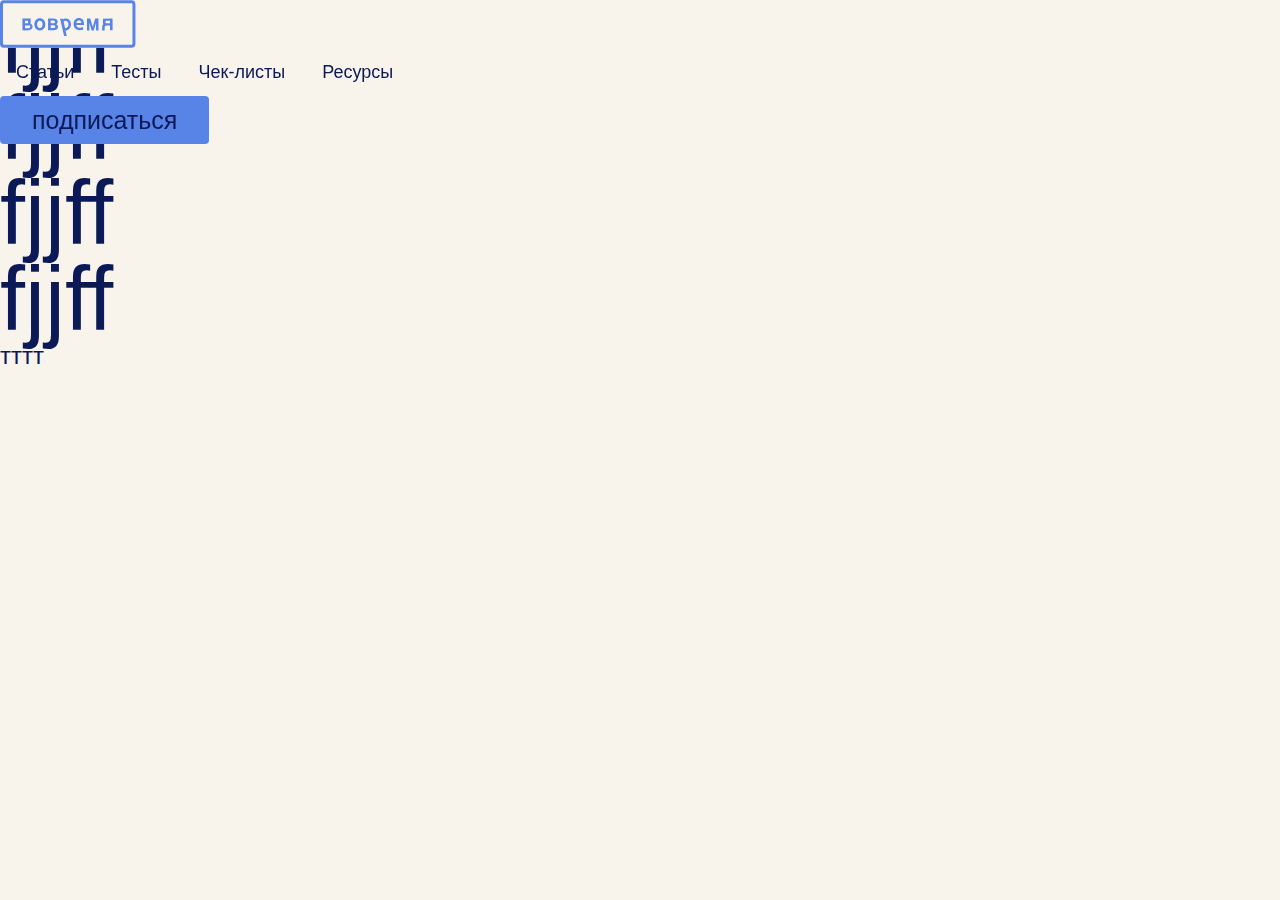
<file: docs/landing.html>
<!doctype html><html lang="ru"><head><meta charset="UTF-8"><meta name="viewport" content="width=device-width,initial-scale=1"><title>вовремя</title><script defer="defer" src="index.js"></script><link href="index.css" rel="stylesheet"></head><body><header><div class="container"><div class="logo"><a href="index.html"><img src="images/1103c32c55ead699782d.svg" alt="logo"></a></div><nav class="menu"><a href="">Статьи</a> <a href="">Тесты</a> <a href="">Чек-листы</a> <a href="">Ресурсы</a></nav><a class="button-primary">Подписаться</a></div></header><h1>fjjff</h1><h1>fjjff</h1><h1>fjjff</h1><h1>fjjff</h1><p class="default-cond">тттт</p></body></html>
</file>
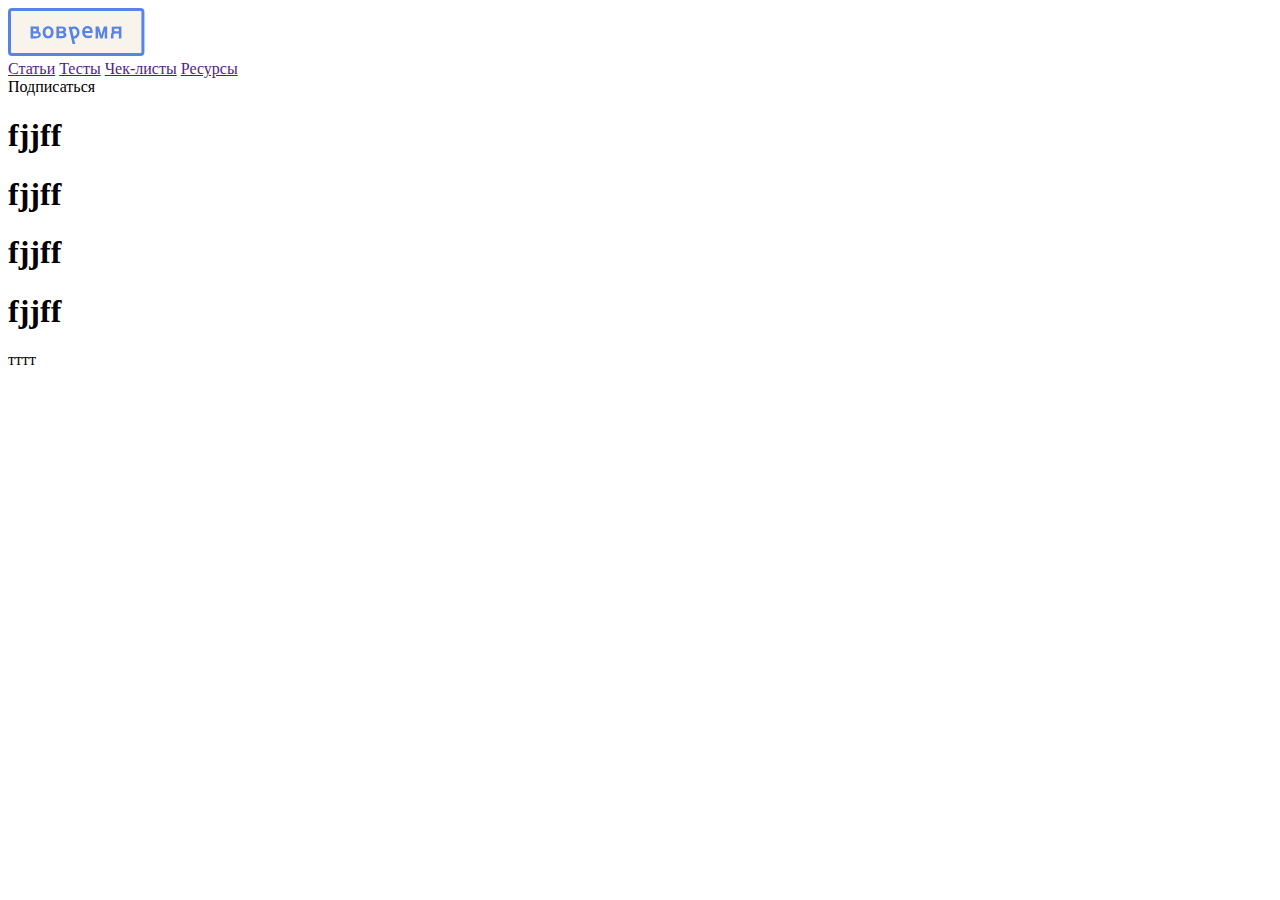
<file: src/landing.html>
<!DOCTYPE html>
<html lang="ru">
<head>
    <meta charset="UTF-8">
    <meta name="viewport" content="width=device-width, initial-scale=1.0">
    <title>вовремя</title>
</head>
<body>
    <header>
        <div class="container">
            <div class="logo">
                <a href="index.html"><img src="images/logo-desktop.svg" alt="logo"></a>
            </div>
            <nav class="menu">
                <a href="">Статьи</a>
                <a href="">Тесты</a>
                <a href="">Чек-листы</a>
                <a href="">Ресурсы</a>
            </nav>
            <a class="button-primary">Подписаться</a>
        </div>
    </header>
    <h1>fjjff</h1>
    <h1>fjjff</h1>
    <h1>fjjff</h1>
    <h1>fjjff</h1>
    <p class="default-cond">тттт</p>
</body>
</html>
</file>
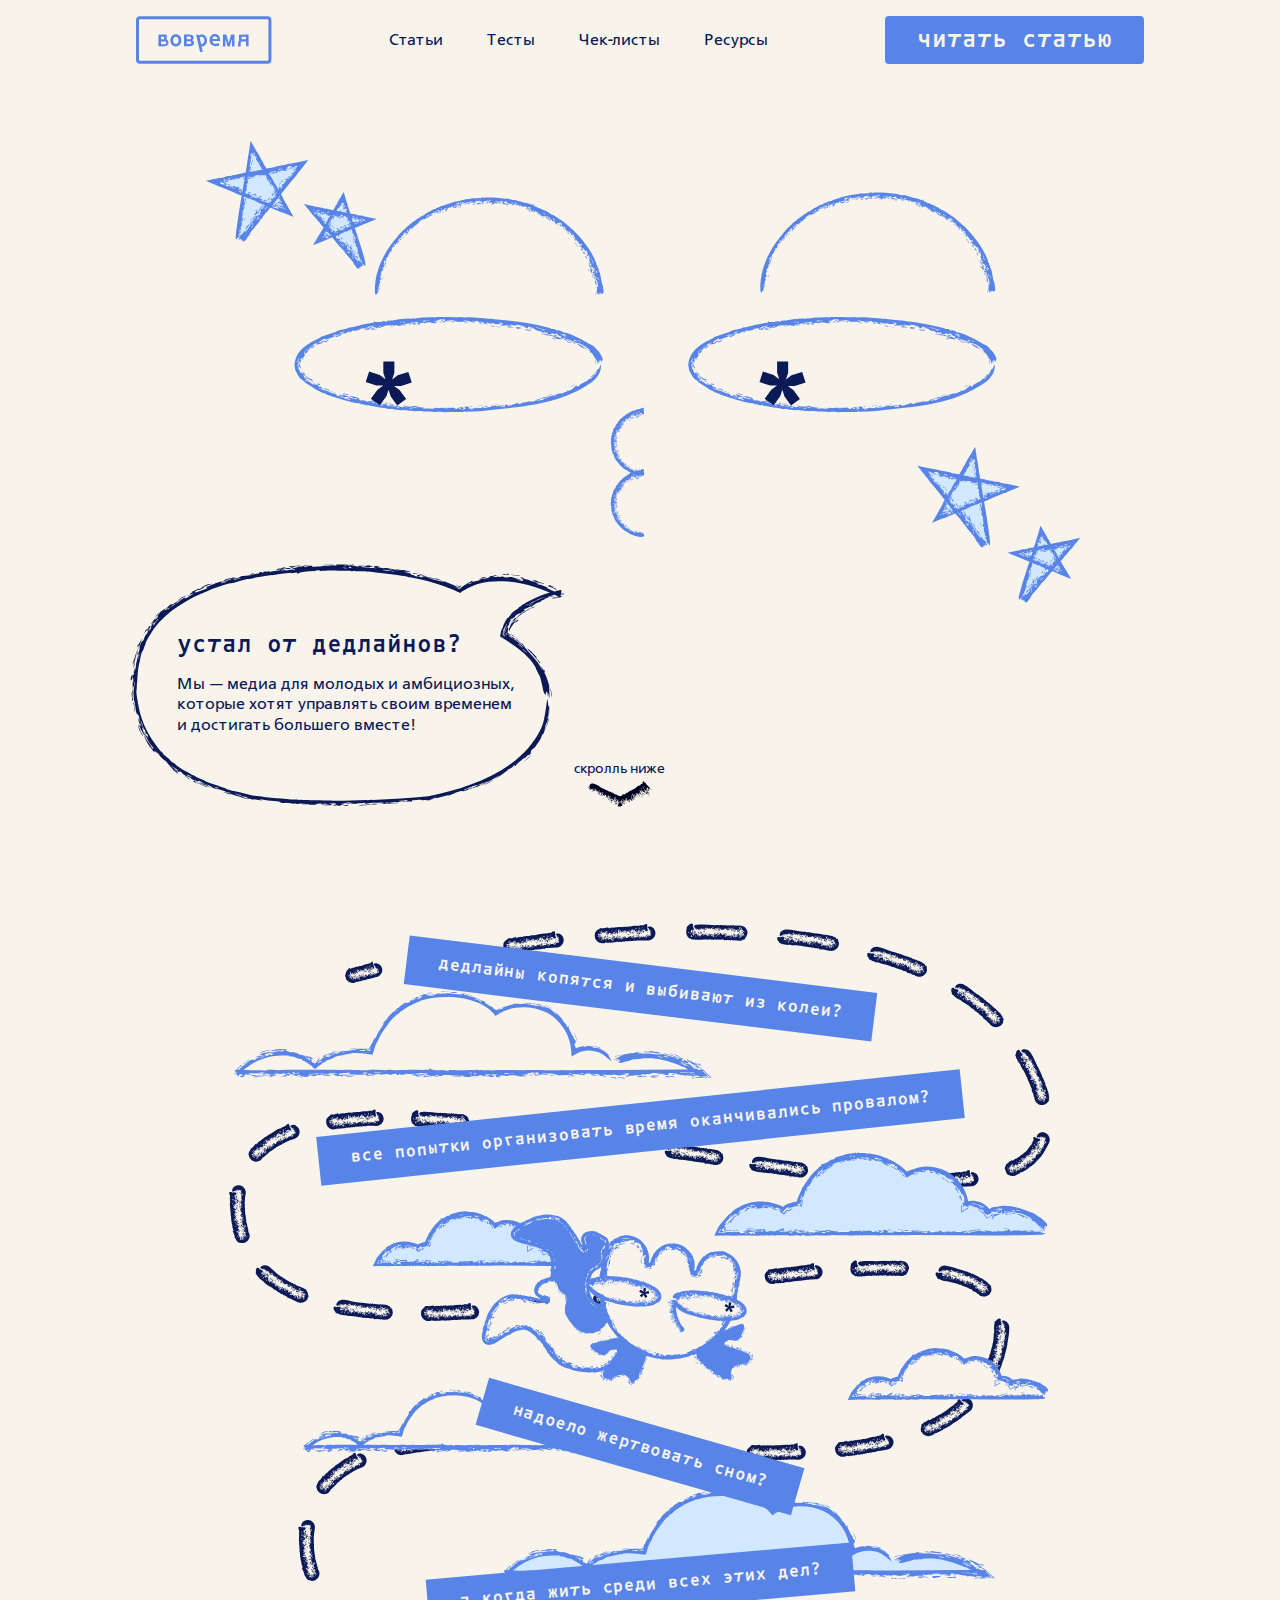
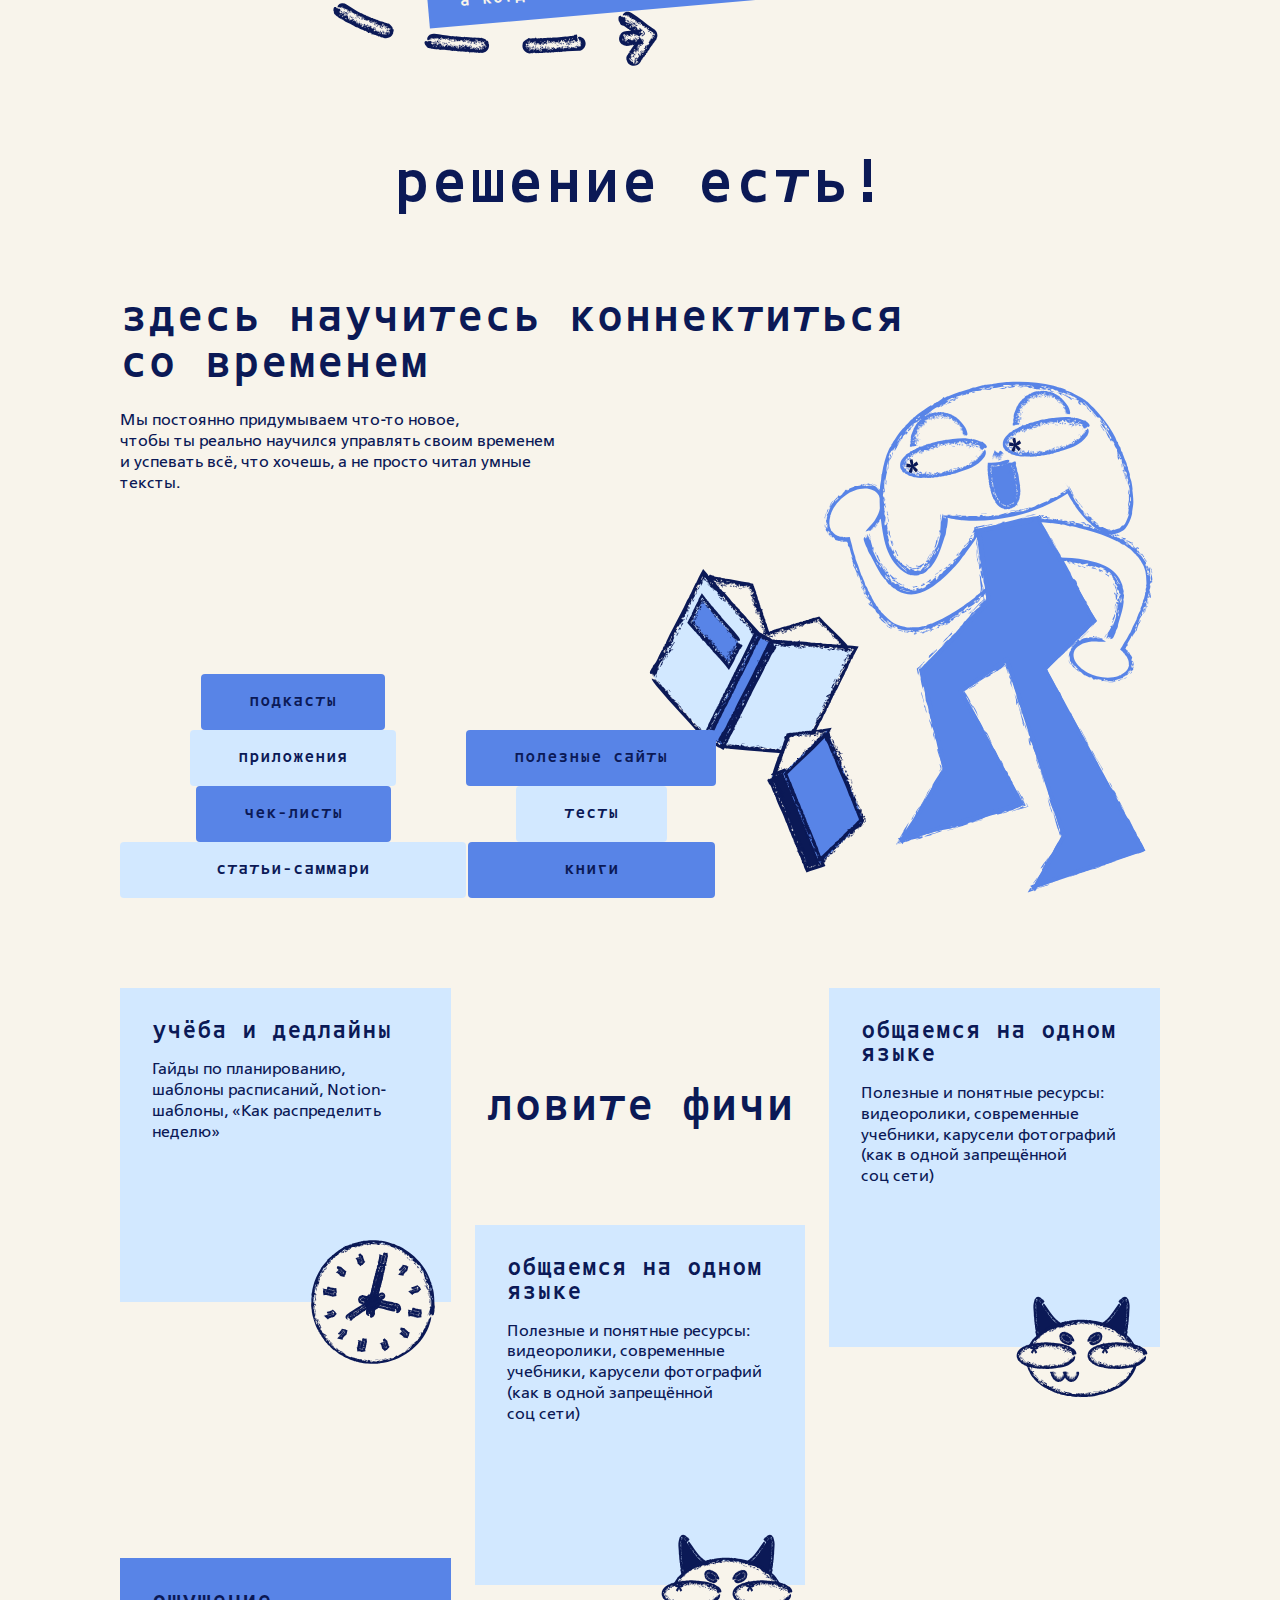
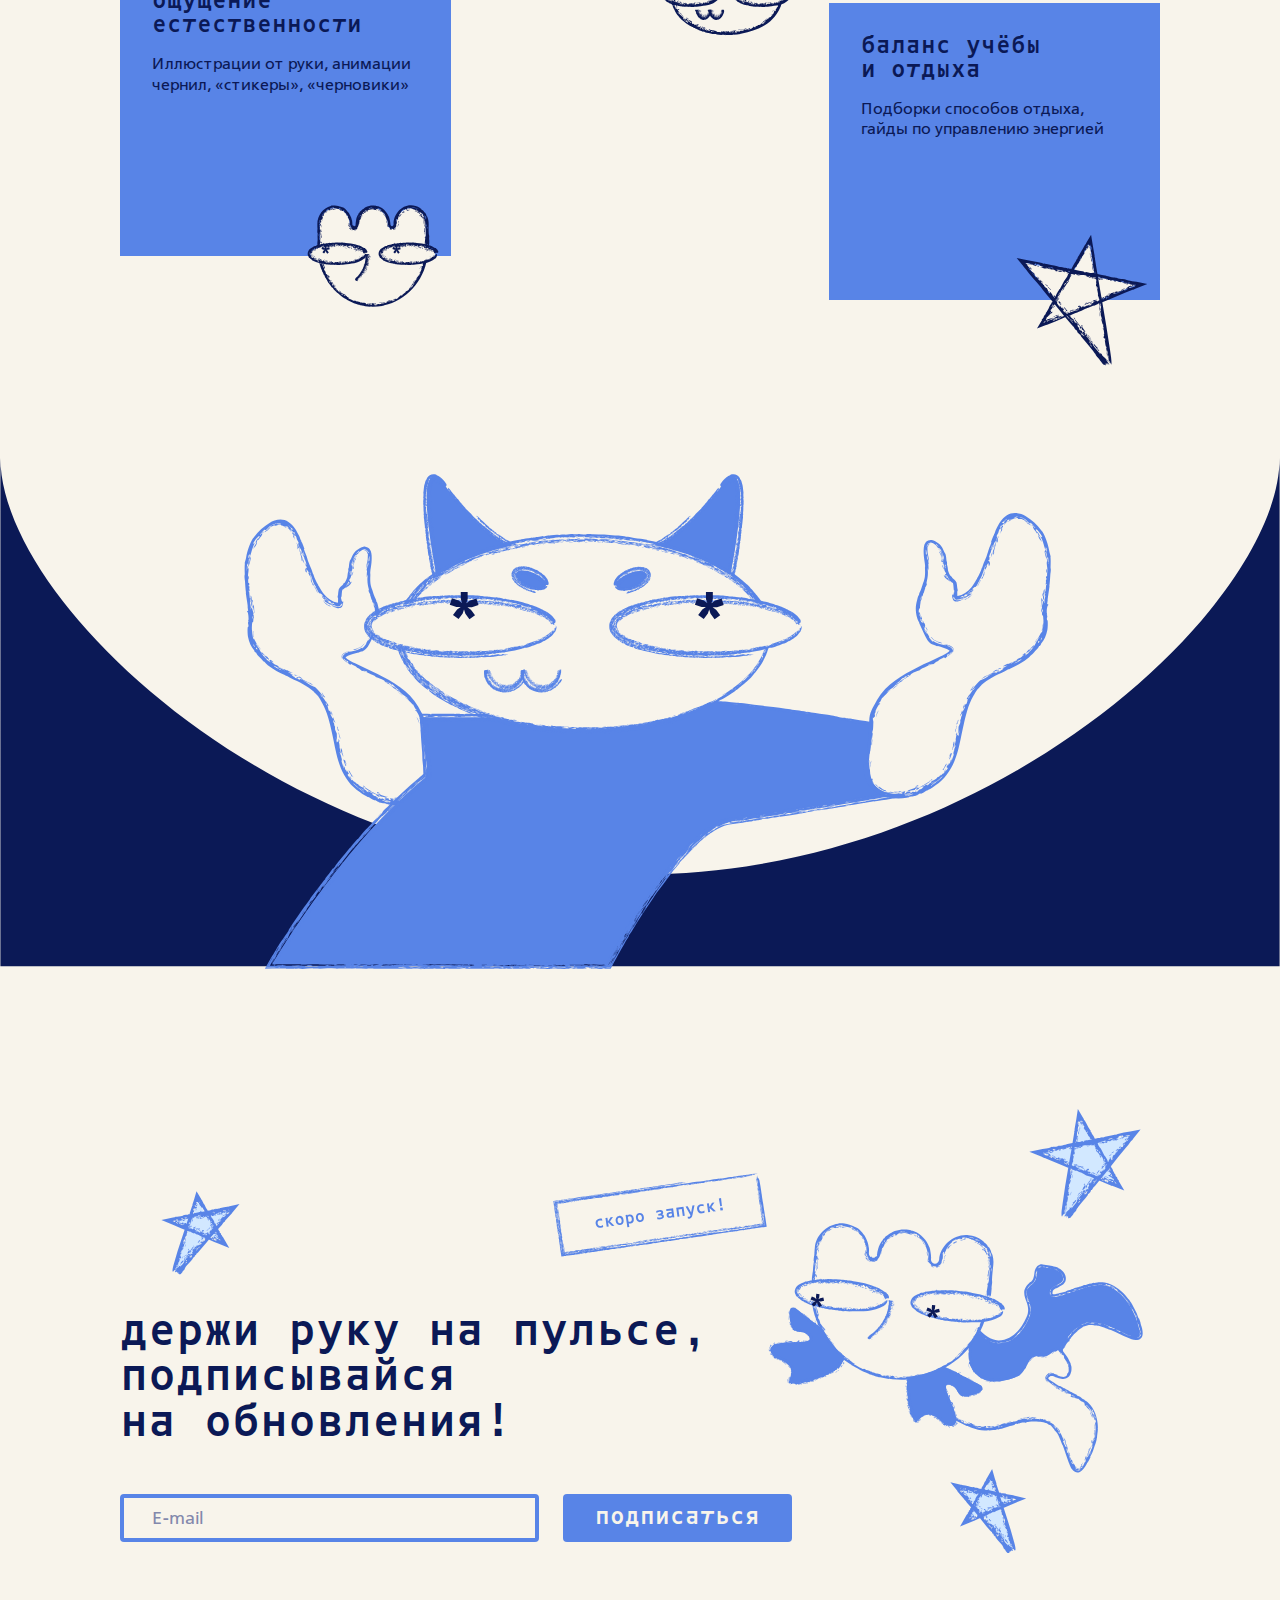
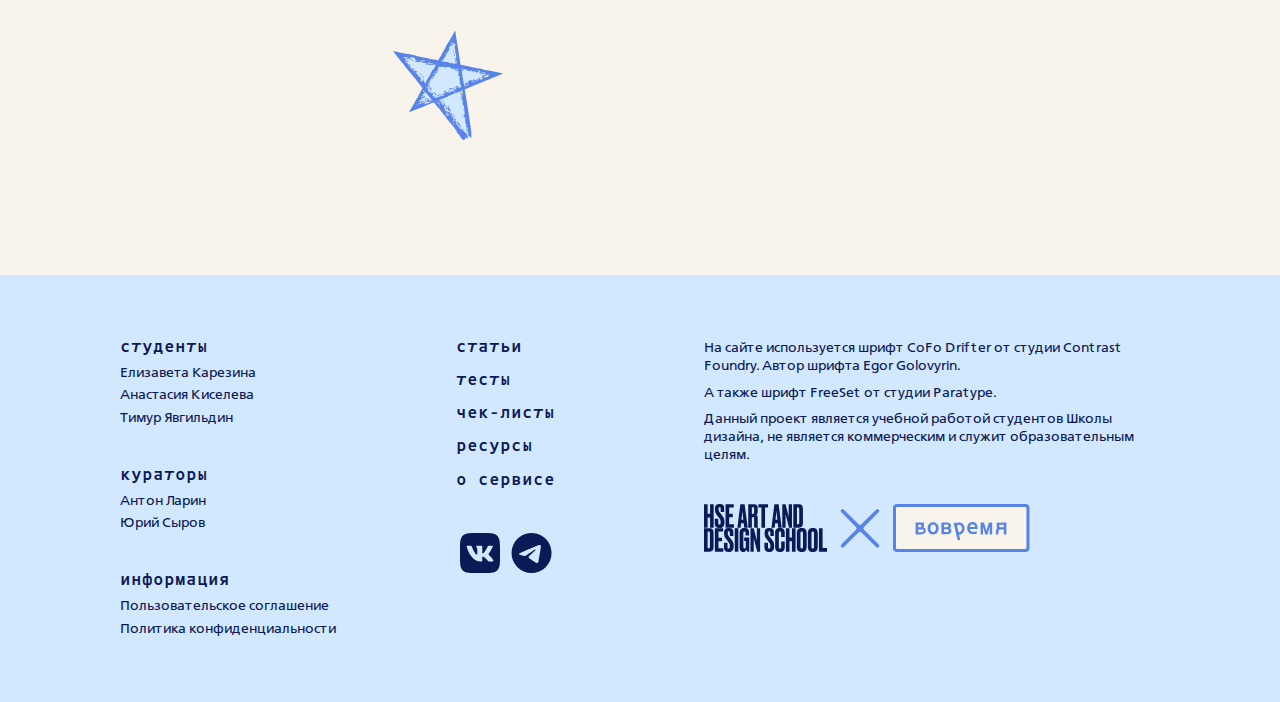
<file: src2/landing.html>
<!DOCTYPE html>
<html lang="ru">
<head>
    <meta charset="UTF-8">
    <meta name="viewport" content="width=device-width, initial-scale=1.0">
    <title>вовремя</title>
    <link rel="stylesheet" href="stylesheets/landing.css">
</head>
<body>
    <header>
        <div class="container">
            <div class="logo">
                <a href="index.html"><img src="images/logo-desktop.svg" alt="logo"></a>
            </div>
            <nav class="menu">
                <a href="">Статьи</a>
                <a href="">Тесты</a>
                <a href="">Чек-листы</a>
                <a href="">Ресурсы</a>
            </nav>
            <a class="button-primary">Читать статью</a>
            <a href="" class="burger"><img src="images/burger.svg" alt=""></a>
        </div>
    </header>
    <main>
        <div class="main container">
            <div class="bottom">
                <div class="buble">
                    <div class="content">
                        <h5>Устал от дедлайнов?</h5>
                        <p class="default">Мы — медиа для молодых и амбициозных, которые хотят управлять своим временем и достигать большего вместе!</p>
                    </div>
                </div>
                <div class="arrow">
                    <p class="small">скролль ниже</p>
                    <div><img src="images/main-arrow.svg" alt=""></div>
                </div>
            </div>
        </div>

        <div class="triggers container">
            <div class="top-content">
                <div class="trigger first">
                    <h6>дедлайны копятся и выбивают из колеи?</h6>
                </div>
                <div class="trigger second">
                    <h6>все попытки организовать время оканчивались провалом?</h6>
                </div>
            </div>
            <div class="bottom-content">
                <div class="trigger third">
                    <h6>надоело жертвовать  сном?</h6>
                </div>
                <div class="trigger fourth">
                    <h6>а когда жить среди всех этих дел?</h6>
                </div>
            </div>
        </div>
        <h1 class="title container">Решение есть!</h1>

        <div class="solution container">
            <div class="content">
                <h2>здесь научитесь коннектиться со временем</h2>
                <p class="default">Мы постоянно придумываем что‑то новое, чтобы ты реально научился управлять своим временем и успевать всё, что хочешь, а не просто читал умные тексты.</p>
            </div>

            <div class="books">
                <div class="books-top">
                    <h6 class="blue">подкасты</h6>
                    <h6 class="cold">приложения</h6>
                    <h6 class="blue">чек-листы</h6>
                    <h6 class="cold long">статьи-саммари</h6>
                </div>

                <div class="books-bottom">
                    <h6 class="blue">полезные сайты</h6>
                    <h6 class="cold">тесты</h6>
                    <h6 class="blue long">книги</h6>
                </div>
            </div>
        </div>

        <div class="features">
            <div class="container">
                <h2 class="title">
                    ловите фичи
                </h2>
                <div class="cards">
                    <div class="rigth">
                        <div class="card">
                            <div class="content cold">
                                <h5>Учёба и дедлайны</h5>
                                <p class="default">Гайды по планированию, шаблоны расписаний, Notion-шаблоны, «Как распределить неделю»</p>
                            </div>
                            <div class="icon">
                                <img src="images/icons-illustrating/watch.svg" alt="">
                            </div>
                        </div>

                        <div class="card">
                            <div class="content blue">
                                <h5>Ощущение естественности</h5>
                                <p class="default">Иллюстрации от руки, анимации чернил, «стикеры», «черновики»</p>
                            </div>
                            <div class="icon">
                                <img src="images/icons-illustrating/duck.svg" alt="">
                            </div>
                        </div>
                    </div>
                    <div class="center">
                        <div>
                            <h2>ловите фичи</h2>
                        </div>
                        <div class="card">
                            <div class="content cold">
                                <h5>Общаемся на одном языке</h5>
                                <p class="default">Полезные и понятные ресурсы: видеоролики, современные учебники, карусели фотографий (как в одной запрещённой соц сети)</p>
                            </div>
                            <div class="icon">
                                <img src="images/icons-illustrating/goat.svg" alt="">
                            </div>
                        </div>
                    </div>
                    <div class="rigth return">
                        <div class="card">
                            <div class="content cold">
                                <h5>Общаемся на одном языке</h5>
                                <p class="default">Полезные и понятные ресурсы: видеоролики, современные учебники, карусели фотографий (как в одной запрещённой соц сети)</p>
                            </div>
                            <div class="icon">
                                <img src="images/icons-illustrating/goat.svg" alt="">
                            </div>
                        </div>

                        <div class="card">
                            <div class="content blue">
                                <h5>Баланс учёбы и отдыха</h5>
                                <p class="default">Подборки способов отдыха, гайды по управлению энергией</p>
                            </div>
                            <div class="icon">
                                <img src="images/icons-illustrating/star.svg" alt="">
                            </div>
                        </div>
                    </div>
                </div>
            </div>
        </div>

        <div class="form container">
            <div class="content">
                <h2>Держи руку на пульсе, подписывайся</br>на обновления!</h2>
                <form action="https://formspree.io/f/mjkaldlz" method="POST">
                    <label>
                        <input type="email" name="email" placeholder="E-mail">
                    </label>
                    <!-- your other form fields go here -->
                    <button type="submit" class="button">Подписаться</button>
                    <!-- <input type="checkbox" name="fruit" value="apple"> -->
                </form>
            </div>
            <!-- <div class="qr">
                <img src="/src/images/qr.png" alt="">
            </div> -->
        </div>
    </main>

    <footer>
        <div class="container">
            <div class="inf">
                <div class="content">
                    <h6>студенты</h6>
                    <div class="items">
                        <p class="medium">Елизавета Карезина</p>
                        <p class="medium">Анастасия Киселева</p>
                        <p class="medium">Тимур Явгильдин</p>
                    </div>
                </div>
                <div class="content">
                    <h6>Кураторы</h6>
                    <div class="items">
                        <p class="medium">Антон Ларин</p>
                        <p class="medium">Юрий Сыров</p>
                    </div>
                </div>
                <div class="content">
                    <h6>информация</h6>
                    <div class="items">
                        <p class="medium">Пользовательское соглашение</p>
                        <p class="medium">Политика конфиденциальности</p>
                    </div>
                </div>
            </div>
            <div class="col2">
                <nav>
                    <a href=""><h6>Статьи</h6></a>
                    <a href=""><h6>Тесты</h6></a>
                    <a href=""><h6>Чек-листы</h6></a>
                    <a href=""><h6>Ресурсы</h6></a>
                    <a href=""><h6>О сервисе</h6></a>
                </nav>
                <div class="icons">
                    <div class="icon"><img src="images/icons/vk.svg" alt=""></div>
                    <div class="icon"><img src="images/icons/tg.svg" alt=""></div>
                </div>
            </div>
            <div class="col3">
                <div class="content">
                    <p class="medium">На сайте используется шрифт CoFo Drifter от студии Contrast Foundry. Автор шрифта  Egor Golovyrin.</p>
                    <p class="medium">А также шрифт FreeSet от студии Paratype.</p>
                    <p class="medium">Данный проект является учебной работой студентов Школы дизайна, не является коммерческим и служит образовательным целям.</p>
                </div>
                <div class="logo"><img src="images/footer-logo.svg" alt=""></div>
            </div>
        </div>
    </footer>
</body>
</html>
</file>
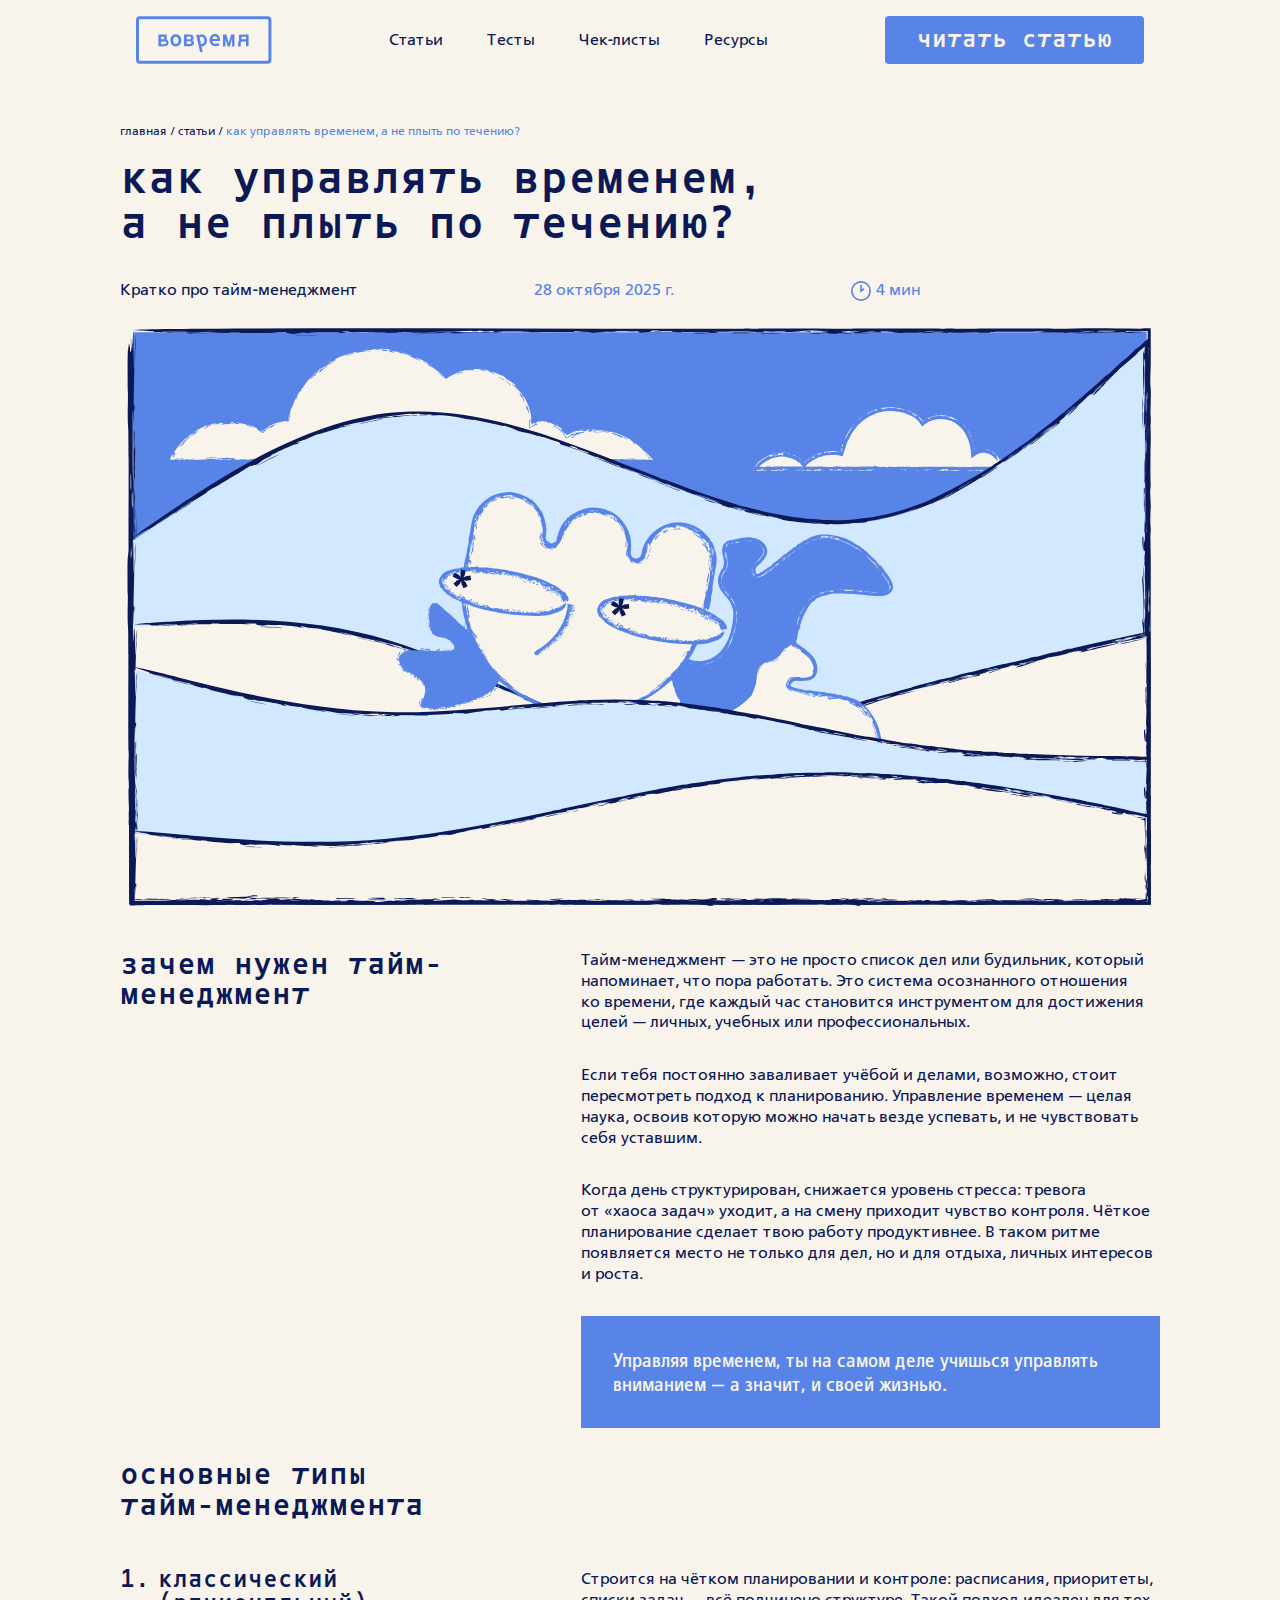
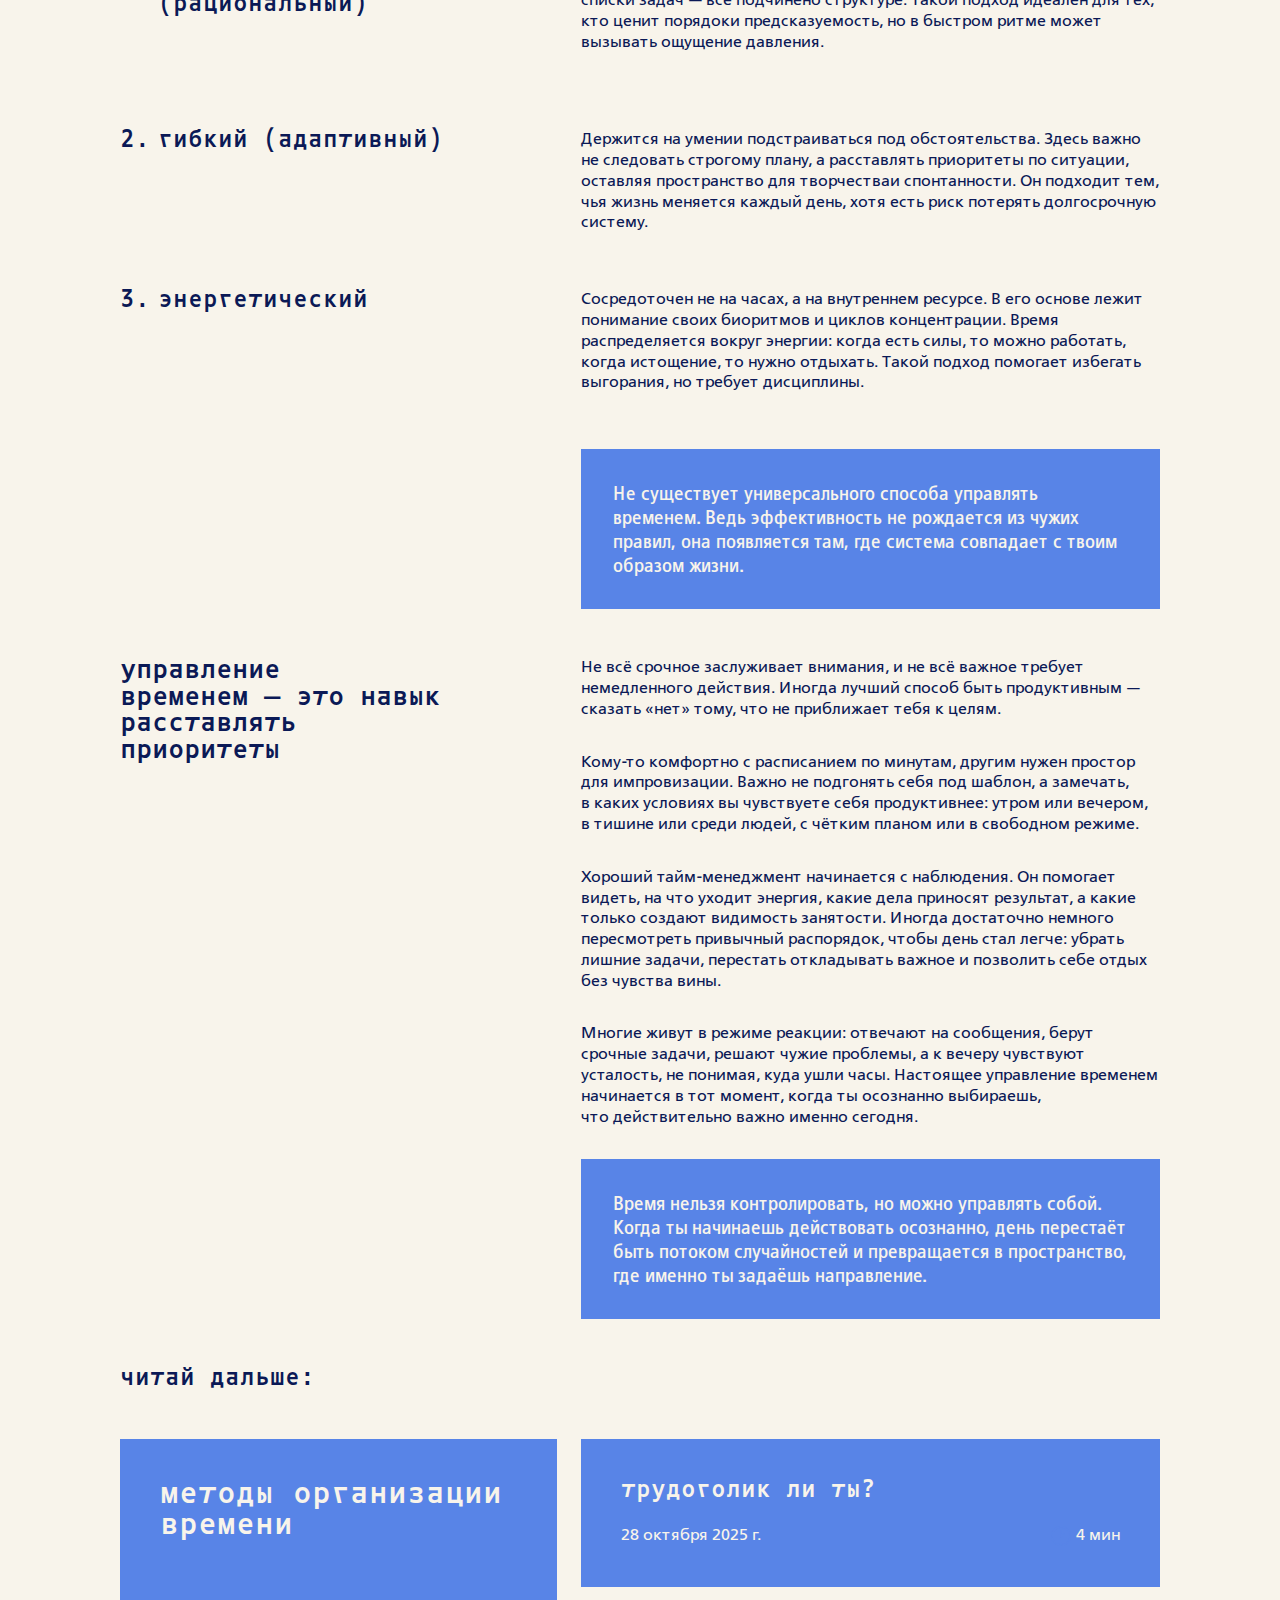
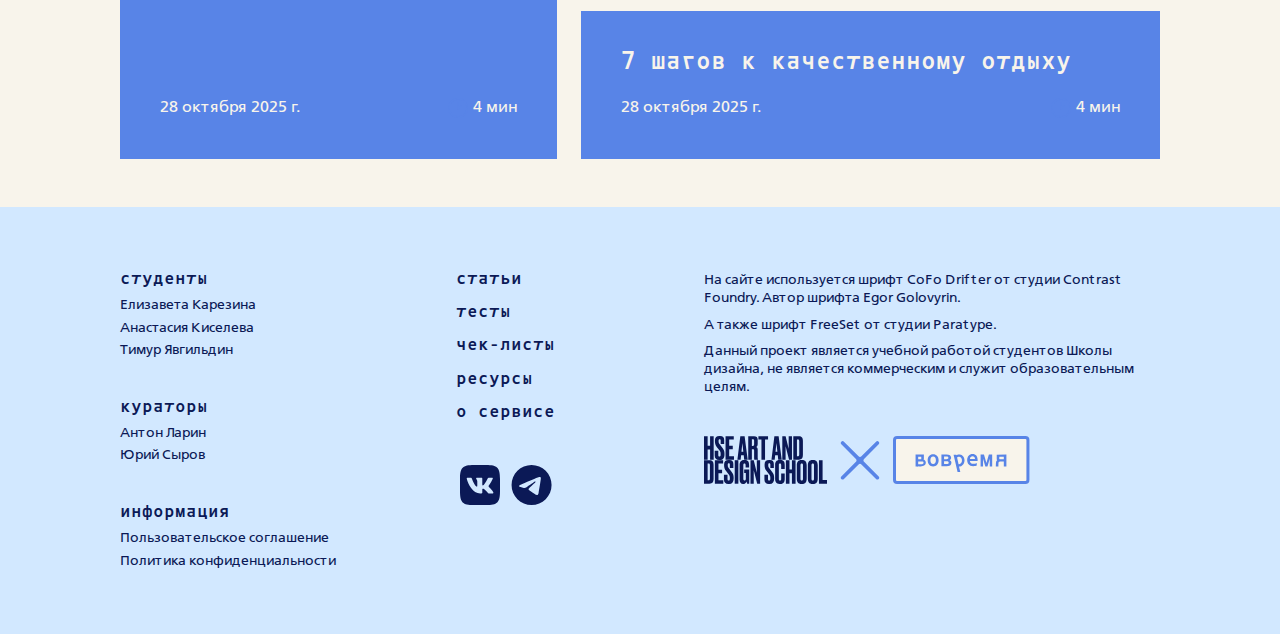
<file: src2/state.html>
<!DOCTYPE html>
<html lang="en">
<head>
    <meta charset="UTF-8">
    <meta name="viewport" content="width=device-width, initial-scale=1.0">
    <title>статья</title>
    <link rel="stylesheet" href="stylesheets/state.css">
</head>
<body>
    <header>
        <div class="container">
            <div class="logo">
                <a href="index.html"><img src="images/logo-desktop.svg" alt="logo"></a>
            </div>
            <nav class="menu">
                <a href="">Статьи</a>
                <a href="">Тесты</a>
                <a href="">Чек-листы</a>
                <a href="">Ресурсы</a>
            </nav>
            <a class="button-primary">Читать статью</a>
            <a href="" class="burger"><img src="images/burger.svg" alt=""></a>
        </div>
    </header>

    <main>
        <div class="topic container">
            <nav class="bread_crumbs">
                <a class="caption" href="">главная</a>
                <span class="caption">/</span>
                <a class="caption" href="">статьи</a>
                <span class="caption">/</span>
                <a class="caption blue" href="">как управлять временем, а не плыть по течению?</a>
            </nav>
            <div class="head">
                <div class="content">
                    <h2>Как управлять временем, а не плыть по течению?</h2>
                    <div class="cont">
                        <p class="default">Кратко про тайм-менеджмент</p>
                        <p class="blue">28 октября 2025 г.</p>
                        <div class="time">
                            <div><img src="images/icons/time.svg" alt=""></div>
                            <p class="blue">4 мин</p>
                        </div>                        
                    </div>
                </div>
            </div>
        </div>

        <div class="image container">
            <img src="images/firstpic.svg" alt="">
        </div>

        <div class="parent container">
            <div class="div1">
                <h3>Зачем нужен тайм-менеджмент</h3>
            </div>
            <div class="div2">
                <div class="text">
                        <p><span>Тайм-менеджмент</span> — это не просто список дел или будильник, который напоминает, что пора работать. Это система осознанного отношения ко времени,
                        где каждый час становится инструментом для достижения целей — личных, учебных
                        или профессиональных.</p>
                        <p>Если тебя постоянно заваливает учёбой и делами, возможно, стоит пересмотреть подход
                        к планированию. Управление временем — целая наука, освоив которую можно начать везде успевать, и не чувствовать себя уставшим.</p>
                        <p>Когда день структурирован, снижается уровень стресса: тревога от «хаоса задач» уходит, а на смену приходит чувство контроля.  Чёткое планирование сделает твою работу продуктивнее. В таком ритме появляется место не только для дел, но и для отдыха, личных интересов и роста.</p>
                        <p class="default-cond">Управляя временем, ты на самом деле учишься управлять вниманием — а значит, и своей жизнью.</p>
                </div>
            </div>
        </div>

        <div class="parent container">
            <div class="div1"><h3 class="spec">Основные типы тайм-менеджмента</h3></div>
        </div>

        <div class="parent_2 container">
            <div class="div1 num">
                <h5>1.</h5>
                <h5>Классический (рациональный)</h3>
            </div>
            <div class="div2">
                <div class="text">
                        <p>Строится на чётком планировании и контроле: расписания, приоритеты, списки задач — всё подчинено структуре. Такой подход идеален для тех, кто ценит порядоки предсказуемость, но в быстром ритме может вызывать ощущение давления.</p>
                </div>
            </div>
            <div class="div3 num">
                <h5>2.</h5>
                <h5>Гибкий (адаптивный)</h3>
            </div>
            <div class="div4">
                <div class="text">
                        <p>Держится на умении подстраиваться под обстоятельства. Здесь важно не следовать строгому плану, а расставлять приоритеты по ситуации, оставляя пространство для творчестваи спонтанности. Он подходит тем, чья жизнь меняется каждый день, хотя есть риск потерять долгосрочную систему.</p>
                </div>
            </div>
            <div class="div5 num">
                <h5>3.</h5>
                <h5>Энергетический</h3>
            </div>
            <div class="div6">
                <div class="text">
                        <p>Сосредоточен не на часах, а на внутреннем ресурсе. В его основе лежит понимание своих биоритмов и циклов концентрации. Время распределяется вокруг энергии: когда есть силы, то можно работать, когда истощение, то нужно отдыхать. Такой подход помогает избегать выгорания, но требует дисциплины.</p>
                </div>
            </div>
            <div class="div7">
                <div class="text">
                        <p class="default-cond">Не существует универсального способа управлять временем. Ведь эффективность не рождается из чужих правил, она появляется там, где система совпадает с твоим образом жизни.</p>
                </div>
            </div>
        </div>

        <div class="parent container">
            <div class="div1">
                <h4>Управление временем — это навык расставлять приоритеты</h4>
            </div>
            <div class="div2">
                <div class="text">
                        <p>Не всё срочное заслуживает внимания, и не всё важное требует немедленного действия. Иногда лучший способ быть продуктивным — сказать «нет» тому, что не приближает тебя к целям.</p>
                        <p>Кому‑то комфортно с расписанием по минутам, другим нужен простор для импровизации. Важно не подгонять себя под шаблон, а замечать, в каких условиях вы чувствуете себя продуктивнее: утром или вечером, в тишине или среди людей, с чётким планом или в свободном режиме.</p>
                        <p>Хороший тайм-менеджмент начинается с наблюдения. Он помогает видеть, на что уходит энергия, какие дела приносят результат, а какие только создают видимость занятости. Иногда достаточно немного пересмотреть привычный распорядок, чтобы день стал легче: убрать лишние задачи, перестать откладывать важное и позволить себе отдых без чувства вины.</p>
                        <p>Многие живут в режиме реакции: отвечают на сообщения, берут срочные задачи, решают чужие проблемы, а к вечеру чувствуют усталость, не понимая, куда ушли часы. Настоящее управление временем начинается в тот момент, когда ты осознанно выбираешь, что действительно важно именно сегодня.</p>
                        <p class="default-cond">Время нельзя контролировать, но можно управлять собой. Когда ты начинаешь действовать осознанно, день перестаёт быть потоком случайностей и превращается в пространство, где именно ты задаёшь направление.</p>
                </div>
            </div>
        </div>

        <h5 class="container continue">Читай дальше:</h5>
        <div class="continue container">
                <div class="parent">
                    <div class="div1">
                        <h3>Методы организации времени</h3>
                        <div class="cont">
                            <p class="blue">28 октября 2025 г.</p>
                            <div class="time">
                                <div><img src="images/icons/time.svg" alt=""></div>
                                <p class="blue">4 мин</p>
                            </div>                        
                        </div>
                    </div>
                    <div class="div2">
                        <h5>трудоголик ли ты?</h5>
                        <div class="cont">
                            <p class="blue">28 октября 2025 г.</p>
                            <div class="time">
                                <div><img src="images/icons/time.svg" alt=""></div>
                                <p class="blue">4 мин</p>
                            </div>                        
                        </div>
                    </div>
                    <div class="div3">
                        <h5>7 шагов к качественному отдыху</h5>
                        <div class="cont">
                            <p class="blue">28 октября 2025 г.</p>
                            <div class="time">
                                <div><img src="images/icons/time.svg" alt=""></div>
                                <p class="blue">4 мин</p>
                            </div>                        
                        </div>
                    </div>
            </div>
        </div>

    </main>
    
    <footer>
        <div class="container">
            <div class="inf">
                <div class="content">
                    <h6>студенты</h6>
                    <div class="items">
                        <p class="medium">Елизавета Карезина</p>
                        <p class="medium">Анастасия Киселева</p>
                        <p class="medium">Тимур Явгильдин</p>
                    </div>
                </div>
                <div class="content">
                    <h6>Кураторы</h6>
                    <div class="items">
                        <p class="medium">Антон Ларин</p>
                        <p class="medium">Юрий Сыров</p>
                    </div>
                </div>
                <div class="content">
                    <h6>информация</h6>
                    <div class="items">
                        <p class="medium">Пользовательское соглашение</p>
                        <p class="medium">Политика конфиденциальности</p>
                    </div>
                </div>
            </div>
            <div class="col2">
                <nav>
                    <a href=""><h6>Статьи</h6></a>
                    <a href=""><h6>Тесты</h6></a>
                    <a href=""><h6>Чек-листы</h6></a>
                    <a href=""><h6>Ресурсы</h6></a>
                    <a href=""><h6>О сервисе</h6></a>
                </nav>
                <div class="icons">
                    <div class="icon"><img src="images/icons/vk.svg" alt=""></div>
                    <div class="icon"><img src="images/icons/tg.svg" alt=""></div>
                </div>
            </div>
            <div class="col3">
                <div class="content">
                    <p class="medium">На сайте используется шрифт CoFo Drifter от студии Contrast Foundry. Автор шрифта  Egor Golovyrin.</p>
                    <p class="medium">А также шрифт FreeSet от студии Paratype.</p>
                    <p class="medium">Данный проект является учебной работой студентов Школы дизайна, не является коммерческим и служит образовательным целям.</p>
                </div>
                <div class="logo"><img src="images/footer-logo.svg" alt=""></div>
            </div>
        </div>
    </footer>
</body>
</html>
</file>
<file: docs/index.css>
@font-face{font-family:CoFoDrifter;font-style:normal;font-weight:400;src:url(e7736e8629cb4d743834.otf) format("otf"),url(images/1bb864d02347205f29c6.svg) format("svg"),url(49125a5728433a8bd008.ttf) format("tff"),url(182dd58ad7fc9cdb7767.woff) format("woff"),url(1ec1ca8ad9fb6fad7c5e.woff2) format("woff2")}@font-face{font-family:FreeSet;font-stretch:normal;font-style:normal;font-weight:400;src:url(dd9b28f736d38b4ad0f5.otf) format("otf"),url(images/c202fad925b4b1f53c46.svg) format("svg"),url(39603a6594ad10c66eb0.ttf) format("tff"),url(27320635ade1b1de150d.woff) format("woff"),url(d189280f1c474164d2a9.woff2) format("woff2")}@font-face{font-family:FreeSet;font-stretch:normal;font-style:normal;font-weight:700;src:url(1421a1ebdc6074386d49.otf) format("otf"),url(images/00e1a0a8fc1f2e58bac6.svg) format("svg"),url(6dd7fe87f38959524ceb.ttf) format("tff"),url(39735fd702deb9304278.woff) format("woff"),url(d09fe97d75cb18789350.woff2) format("woff2")}@font-face{font-family:FreeSet;font-stretch:condensed;font-style:normal;font-weight:400;src:url(54f55695c8e16153ed05.otf) format("otf"),url(images/461dcd0a3b2df8bc7b50.svg) format("svg"),url(7deb555751227a5b38f4.ttf) format("tff"),url(924e8b315977a609f67a.woff) format("woff"),url(0d952445b1cf0098fd0c.woff2) format("woff2")}:root{--title-font:"CoFoDrifter",sans-serif;--primary-font:"FreeSet",sans-serif;--100-whtie-color:#fff;--200-polar-color:#f1f1f8;--300-barvinok-color:#c0c4db;--400-gray-color:#8388ac;--500-dark-gray-color:#40445c;--600-black-color:#000422;--warm-color:#f8f4eb;--cold-color:#d2e8ff;--blue-color:#5884e7;--dark-blue-color:#0b1956;--correct-color:#8ddc52;--wrong-color:#f25c5c;--warming-color:#f1e061}a,abbr,acronym,address,applet,article,aside,audio,b,big,blockquote,body,canvas,caption,center,cite,code,dd,del,details,dfn,div,dl,dt,em,embed,fieldset,figcaption,figure,footer,form,h1,h2,h3,h4,h5,h6,header,hgroup,html,i,iframe,img,ins,kbd,label,legend,li,mark,menu,nav,object,ol,output,p,pre,q,ruby,s,samp,section,small,span,strike,strong,sub,summary,sup,table,tbody,td,tfoot,th,thead,time,tr,tt,u,ul,var,video{border:0;font-size:100%;font:inherit;margin:0;padding:0;vertical-align:baseline}article,aside,details,figcaption,figure,footer,header,hgroup,menu,nav,section{display:block}body{line-height:1}ol,ul{list-style:none}blockquote,q{quotes:none}blockquote:after,blockquote:before,q:after,q:before{content:"";content:none}table{border-collapse:collapse;border-spacing:0}*{border:none;margin:0;padding:0}*,:after,:before{box-sizing:border-box}a,a:hover,a:link,a:visited{text-decoration:none}aside,footer,header,main,nav,section{display:block}h1,h2,h3,h4,h5,h6,p{font-size:inherit;font-weight:inherit}ul,ul li{list-style:none}img{vertical-align:top}img,svg{height:auto;max-width:100%}address{font-style:normal}button,input,select,textarea{background-color:transparent;color:inherit;font-family:inherit;font-size:inherit}input::-ms-clear{display:none}textarea{resize:vertical}button,input[type=submit]{background-color:transparent;background:none;box-shadow:none;cursor:pointer;display:inline-block}button::-moz-focus-inner{border:0;padding:0}label{cursor:pointer}legend{display:block}input[type=file]{max-width:100%}*{box-sizing:border-box}body,html{background-color:var(--warm-color);color:var(--dark-blue-color);font-family:var(--primary-font);height:100%}.container{margin:0 auto;width:1416px}a{color:var(--dark-blue-color)}h1{font-size:67.5pt}h1,h2{font-family:var(--title-font);letter-spacing:-6%;line-height:.95;text-transform:lowercase}h2{font-size:48pt}h3{font-size:33pt}h3,h4{font-family:var(--title-font);letter-spacing:-4%;line-height:.95;text-transform:lowercase}h4{font-size:27pt}h5{font-size:21pt}h5,h6{font-family:var(--title-font);letter-spacing:-2%;line-height:.95;text-transform:lowercase}h6{font-size:18.75pt}p.large{font-weight:400}p.large,p.large-bold{font-family:var(--primary-font);font-size:18pt;font-stretch:normal;font-style:normal;letter-spacing:2%;line-height:1.56}p.large-bold{font-weight:700}div,p,p.default{font-weight:400;letter-spacing:0}div,p,p.default,p.default-bold{font-family:var(--primary-font);font-size:13.5pt;font-stretch:normal;font-style:normal;line-height:1.56}p.default-bold{font-weight:700;letter-spacing:-2%}p.medium{font-weight:400}p.medium,p.medium-bold{font-family:var(--primary-font);font-size:12pt;font-stretch:normal;font-style:normal;letter-spacing:0;line-height:1.56}p.medium-bold{font-weight:700}p.small{font-weight:400}p.small,p.small-bold{font-family:var(--primary-font);font-size:10.5pt;font-stretch:normal;font-style:normal;letter-spacing:0;line-height:1.56}p.small-bold{font-weight:700}p.default-cond{font-size:18pt;font-stretch:condensed;font-weight:400}.caption,p.default-cond{font-family:var(--primary-font);font-style:normal;letter-spacing:0;line-height:1.2}.caption{font-size:9pt;font-stretch:normal;font-weight:700}.button-primary{align-content:center;background-color:var(--blue-color);border-radius:4px;display:inline-block;font-family:var(--title-font);font-size:18.75pt;height:48px;letter-spacing:-2%;line-height:1;padding-inline:32px;text-transform:lowercase}header{position:fixed;div{height:48px;width:136px;a{img{height:48px;width:136px}}}nav{a{align-content:center;border-radius:4px;display:inline-block;height:48px;padding-inline:16px}a:hover{background-color:var(--cold-color)}}}@media (max-width:1599px){.container{width:1040px}}@media (max-width:1199px){.container{width:880px}h1{font-size:48pt}h1,h2{letter-spacing:-4%}h2{font-size:36pt}h3{font-size:24pt;letter-spacing:-4%}h4{font-size:21pt}h4,h5{letter-spacing:-2%}h5{font-size:18.75pt}h6{letter-spacing:-2%}h6,p.large{font-size:13.5pt}p.large{letter-spacing:2%}p.large-bold{font-size:13.5pt;letter-spacing:-1%}div,p,p.default{font-size:12pt;letter-spacing:0}p.default-bold{font-size:12pt;letter-spacing:-2%}p.medium,p.medium-bold{font-size:10.5pt;letter-spacing:0}p.default-cond{font-size:15pt}.caption{font-size:9pt}}@media (max-width:991px){.container{width:688px}}@media (max-width:767px){.container{margin-inline:16px}h1{font-size:31.5pt}h1,h2{letter-spacing:-2%}h2{font-size:24pt}h3{font-size:19.5pt}h3,h4{letter-spacing:-2%}h4{font-size:18pt}h5{font-size:15pt}h5,h6{letter-spacing:-2%}h6,p.large{font-size:13.5pt}p.large{letter-spacing:2%}p.large-bold{font-size:13.5pt;letter-spacing:0}div,p,p.default{font-size:12pt;letter-spacing:0}p.default-bold{font-size:12pt;letter-spacing:-2%}p.medium,p.medium-bold{font-size:10.5pt;letter-spacing:0}p.body-default-cond{font-size:15pt}.caption{font-size:9pt}}
</file>
<file: src2/stylesheets/landing.css>
/* http://meyerweb.com/eric/tools/css/reset/
   v2.0 | 20110126
   License: none (public domain)
*/
html,
body,
div,
span,
applet,
object,
iframe,
h1,
h2,
h3,
h4,
h5,
h6,
p,
blockquote,
pre,
a,
abbr,
acronym,
address,
big,
cite,
code,
del,
dfn,
em,
img,
ins,
kbd,
q,
s,
samp,
small,
strike,
strong,
sub,
sup,
tt,
var,
b,
u,
i,
center,
dl,
dt,
dd,
ol,
ul,
li,
fieldset,
form,
label,
legend,
table,
caption,
tbody,
tfoot,
thead,
tr,
th,
td,
article,
aside,
canvas,
details,
embed,
figure,
figcaption,
footer,
header,
hgroup,
menu,
nav,
output,
ruby,
section,
summary,
time,
mark,
audio,
video {
  margin: 0;
  padding: 0;
  border: 0;
  font-size: 100%;
  font: inherit;
  vertical-align: baseline;
}

/* HTML5 display-role reset for older browsers */
article,
aside,
details,
figcaption,
figure,
footer,
header,
hgroup,
menu,
nav,
section {
  display: block;
}

body {
  line-height: 1;
}

ol,
ul {
  list-style: none;
}

blockquote,
q {
  quotes: none;
}

blockquote:before,
blockquote:after,
q:before,
q:after {
  content: "";
  content: none;
}

table {
  border-collapse: collapse;
  border-spacing: 0;
}

* {
  padding: 0px;
  margin: 0px;
  border: none;
  box-sizing: border-box;
}

*,
*::before,
*::after {
  box-sizing: border-box;
}

/* Links */
a, a:link, a:visited {
  text-decoration: none;
}

a:hover {
  text-decoration: none;
}

/* Common */
aside, nav, footer, header, section, main {
  display: block;
}

h1, h2, h3, h4, h5, h6, p {
  font-size: inherit;
  font-weight: inherit;
}

ul, ul li {
  list-style: none;
}

img {
  vertical-align: top;
}

img, svg {
  max-width: 100%;
  height: auto;
}

address {
  font-style: normal;
}

/* Form */
input, textarea, button, select {
  font-family: inherit;
  font-size: inherit;
  color: inherit;
  background-color: transparent;
}

input::-ms-clear {
  display: none;
}

textarea {
  resize: vertical;
}

button, input[type=submit] {
  display: inline-block;
  box-shadow: none;
  background-color: transparent;
  background: none;
  cursor: pointer;
}

button::-moz-focus-inner {
  padding: 0;
  border: 0;
}

label {
  cursor: pointer;
}

legend {
  display: block;
}

input[type=file] {
  max-width: 100%;
}

@font-face {
  font-family: "CoFoDrifter";
  src: url("../fonts/CoFoDrifter-Medium.otf") format("otf"), url("../fonts/CoFoDrifter-Medium.svg") format("svg"), url("../fonts/CoFoDrifter-Medium.ttf") format("tff"), url("../fonts/CoFoDrifter-Medium.woff") format("woff"), url("../fonts/CoFoDrifter-Medium.woff2") format("woff2");
  font-weight: normal;
  font-style: normal;
}
@font-face {
  font-family: "FreeSet";
  src: url("../fonts/FreeSet-Book.otf") format("otf"), url("../fonts/FreeSet-Book.svg") format("svg"), url("../fonts/FreeSet-Book.ttf") format("tff"), url("../fonts/FreeSet-Book.woff") format("woff"), url("../fonts/FreeSet-Book.woff2") format("woff2");
  font-weight: normal;
  font-style: normal;
  font-stretch: normal;
}
@font-face {
  font-family: "FreeSet";
  src: url("../fonts/FreeSet-DemiBold.otf") format("otf"), url("../fonts/FreeSet-DemiBold.svg") format("svg"), url("../fonts/FreeSet-DemiBold.ttf") format("tff"), url("../fonts/FreeSet-DemiBold.woff") format("woff"), url("../fonts/FreeSet-DemiBold.woff2") format("woff2");
  font-weight: bold;
  font-style: normal;
  font-stretch: normal;
}
@font-face {
  font-family: "FreeSet";
  src: url("../fonts/FreeSetCond-Book.otf") format("otf"), url("../fonts/FreeSetCond-Book.svg") format("svg"), url("../fonts/FreeSetCond-Book.ttf") format("tff"), url("../fonts/FreeSetCond-Book.woff") format("woff"), url("../fonts/FreeSetCond-Book.woff2") format("woff2");
  font-weight: normal;
  font-style: normal;
  font-stretch: condensed;
}
@font-face {
  font-family: "CoFoDrifter";
  src: url("../fonts/CoFoDrifter-Medium.otf") format("otf"), url("../fonts/CoFoDrifter-Medium.svg") format("svg"), url("../fonts/CoFoDrifter-Medium.ttf") format("tff"), url("../fonts/CoFoDrifter-Medium.woff") format("woff"), url("../fonts/CoFoDrifter-Medium.woff2") format("woff2");
  font-weight: normal;
  font-style: normal;
}
@font-face {
  font-family: "FreeSet";
  src: url("../fonts/FreeSet-Book.otf") format("otf"), url("../fonts/FreeSet-Book.svg") format("svg"), url("../fonts/FreeSet-Book.ttf") format("tff"), url("../fonts/FreeSet-Book.woff") format("woff"), url("../fonts/FreeSet-Book.woff2") format("woff2");
  font-weight: normal;
  font-style: normal;
  font-stretch: normal;
}
@font-face {
  font-family: "FreeSet";
  src: url("../fonts/FreeSet-DemiBold.otf") format("otf"), url("../fonts/FreeSet-DemiBold.svg") format("svg"), url("../fonts/FreeSet-DemiBold.ttf") format("tff"), url("../fonts/FreeSet-DemiBold.woff") format("woff"), url("../fonts/FreeSet-DemiBold.woff2") format("woff2");
  font-weight: bold;
  font-style: normal;
  font-stretch: normal;
}
@font-face {
  font-family: "FreeSet";
  src: url("../fonts/FreeSetCond-Book.otf") format("otf"), url("../fonts/FreeSetCond-Book.svg") format("svg"), url("../fonts/FreeSetCond-Book.ttf") format("tff"), url("../fonts/FreeSetCond-Book.woff") format("woff"), url("../fonts/FreeSetCond-Book.woff2") format("woff2");
  font-weight: normal;
  font-style: normal;
  font-stretch: condensed;
}
:root {
  --title-font: "CoFoDrifter", sans-serif;
  --primary-font: "FreeSet", sans-serif;
  /* default color */
  --100-whtie-color: #FFFFFF;
  --200-polar-color: #F1F1F8;
  --300-barvinok-color: #C0C4DB;
  --400-gray-color: #8388AC;
  --500-dark-gray-color: #40445C;
  --600-black-color: #000422;
  /* brand color */
  --warm-color: #F8F4EB;
  --cold-color: #D2E8FF;
  --blue-color: #5884E7;
  --dark-blue-color: #0B1956;
  /* semantic color */
  --correct-color: #8DDC52;
  --wrong-color: #F25C5C;
  --warming-color: #F1E061;
}

* {
  box-sizing: border-box;
}

html,
body {
  height: 100%;
  color: var(--dark-blue-color);
  background-color: var(--warm-color);
  font-family: var(--primary-font);
}

.container {
  width: 1416px;
  margin: 0 auto;
}

a {
  color: var(--dark-blue-color);
}

h1 {
  font-family: var(--title-font);
  font-size: 67.5pt;
  line-height: 0.95;
  text-transform: lowercase;
  letter-spacing: -6%;
}

h2 {
  font-family: var(--title-font);
  font-size: 48pt;
  line-height: 0.95;
  text-transform: lowercase;
  letter-spacing: -6%;
}

h3 {
  font-family: var(--title-font);
  font-size: 33pt;
  line-height: 0.95;
  text-transform: lowercase;
  letter-spacing: -4%;
}

h4 {
  font-family: var(--title-font);
  font-size: 27pt;
  line-height: 0.95;
  text-transform: lowercase;
  letter-spacing: -4%;
}

h5 {
  font-family: var(--title-font);
  font-size: 21pt;
  line-height: 0.95;
  text-transform: lowercase;
  letter-spacing: -2%;
}

h6 {
  font-family: var(--title-font);
  font-size: 18.75pt;
  line-height: 0.95;
  text-transform: lowercase;
  letter-spacing: -2%;
}

p.large {
  font-family: var(--primary-font);
  font-weight: normal;
  font-style: normal;
  font-stretch: normal;
  font-size: 18pt;
  line-height: 1.3;
  letter-spacing: 2%;
}

p.large-bold {
  font-family: var(--primary-font);
  font-weight: bold;
  font-style: normal;
  font-stretch: normal;
  font-size: 18pt;
  line-height: 1.3;
  letter-spacing: 2%;
}

p, div, p.default {
  font-family: var(--primary-font);
  font-weight: normal;
  font-style: normal;
  font-stretch: normal;
  font-size: 13.5pt;
  line-height: 1.3;
  letter-spacing: 0%;
}

p.default-bold {
  font-family: var(--primary-font);
  font-weight: bold;
  font-style: normal;
  font-stretch: normal;
  font-size: 13.5pt;
  line-height: 1.3;
  letter-spacing: -2%;
}

p.medium {
  font-family: var(--primary-font);
  font-weight: normal;
  font-style: normal;
  font-stretch: normal;
  font-size: 12pt;
  line-height: 1.3;
  letter-spacing: 0%;
}

p.medium-bold {
  font-family: var(--primary-font);
  font-weight: bold;
  font-style: normal;
  font-stretch: normal;
  font-size: 12pt;
  line-height: 1.3;
  letter-spacing: 0%;
}

p.small {
  font-family: var(--primary-font);
  font-weight: normal;
  font-style: normal;
  font-stretch: normal;
  font-size: 10.5pt;
  line-height: 1.3;
  letter-spacing: 0%;
}

p.small-bold {
  font-family: var(--primary-font);
  font-weight: bold;
  font-style: normal;
  font-stretch: normal;
  font-size: 10.5pt;
  line-height: 1.3;
  letter-spacing: 0%;
}

p.default-cond {
  font-family: var(--primary-font);
  font-weight: normal;
  font-style: normal;
  font-stretch: condensed;
  font-size: 18pt;
  line-height: 1.2;
  letter-spacing: 0%;
}

.caption {
  font-family: var(--primary-font);
  font-weight: normal;
  font-style: normal;
  font-stretch: normal;
  font-size: 9pt;
  line-height: 1.2;
  letter-spacing: 0%;
}

.button-primary, button {
  display: inline-block;
  box-sizing: border-box;
  height: 48px;
  align-content: center;
  padding-inline: 32px;
  border-radius: 4px;
  background-color: var(--blue-color);
  font-family: var(--title-font);
  font-size: 18.75pt;
  letter-spacing: -2%;
  line-height: 1;
  text-transform: lowercase;
  color: var(--warm-color);
}

.button-secondary {
  display: inline-block;
  box-sizing: border-box;
  height: 48px;
  align-content: center;
  padding-inline: 32px;
  border-radius: 4px;
  background-color: var(--warm-color);
  font-family: var(--title-font);
  font-size: 18.75pt;
  letter-spacing: -2%;
  line-height: 1;
  text-transform: lowercase;
  color: var(--dark-blue-color);
  outline: 3px solid var(--blue-color);
  outline-offset: -3px;
}

.button-primary:hover, .button-secondary:hover, button:hover {
  color: var(--dark-blue-color);
  outline: 3px solid var(--dark-blue-color);
  outline-offset: -3px;
}

.button-primary:active, .button-secondary:active, button:hover {
  background-color: var(--dark-blue-color);
  color: var(--warm-color);
}

header {
  position: fixed;
  width: 100%;
  background-color: var(--warm-color);
  z-index: 10000;
}
header div.logo {
  width: 136px;
  height: 48px;
}
header div.logo a img {
  width: 136px;
  height: 48px;
}
header nav a {
  display: inline-block;
  height: 48px;
  padding-inline: 16px;
  align-content: center;
  border-radius: 4px;
  margin-inline: 4px;
}
header nav a:hover {
  background-color: var(--cold-color);
}
header .burger {
  display: none;
}
header .container {
  display: flex;
  justify-content: space-between;
  padding: 16px 16px;
}

footer {
  background-color: var(--cold-color);
  padding-block: 64px;
}
footer .content {
  display: flex;
  flex-direction: column;
  gap: 8px;
}
footer .content .items {
  display: flex;
  flex-direction: column;
  gap: 4px;
}
footer .inf {
  display: flex;
  flex-direction: column;
  gap: 40px;
}
footer .container {
  display: flex;
  justify-content: space-between;
}
footer nav {
  display: flex;
  flex-direction: column;
  gap: 16px;
  width: 128px;
}
footer .icons {
  display: flex;
  gap: 4px;
}
footer .col2 {
  display: flex;
  flex-direction: column;
  gap: 40px;
}
footer .col3 {
  display: flex;
  flex-direction: column;
  gap: 40px;
  max-width: 456px;
}

@media (max-width: 1599px) {
  .container {
    width: 1040px;
  }
  h1 {
    font-size: 48pt;
    letter-spacing: -4%;
  }
  h2 {
    font-size: 36pt;
    letter-spacing: -4%;
  }
  h3 {
    font-size: 24pt;
    letter-spacing: -4%;
  }
  h4 {
    font-size: 21pt;
    letter-spacing: -2%;
  }
  h5 {
    font-size: 18.75pt;
    letter-spacing: -2%;
  }
  h6 {
    font-size: 13.5pt;
    letter-spacing: -2%;
  }
  p.large {
    font-size: 13.5pt;
    letter-spacing: 2%;
  }
  p.large-bold {
    font-size: 13.5pt;
    letter-spacing: -1%;
  }
  p, div, p.default {
    font-size: 12pt;
    letter-spacing: 0%;
  }
  p.default-bold {
    font-size: 12pt;
    letter-spacing: -2%;
  }
  p.medium {
    font-size: 10.5pt;
    letter-spacing: 0%;
  }
  p.medium-bold {
    font-size: 10.5pt;
    letter-spacing: 0%;
  }
  p.default-cond {
    font-size: 15pt;
  }
  .caption {
    font-size: 9pt;
  }
}
@media (max-width: 1199px) {
  .container {
    width: 848px;
  }
  .button-primary, button {
    height: 40px;
    padding-inline: 24px;
    font-size: 13.5pt;
    letter-spacing: 0%;
    line-height: 1;
  }
  .button-secondary {
    height: 40px;
    padding-inline: 24px;
    border-radius: 4px;
    font-size: 13.5pt;
    letter-spacing: 0%;
    line-height: 1;
  }
  header div.logo {
    width: 115px;
    height: 40px;
  }
  header div.logo a img {
    width: 115px;
    height: 40px;
  }
  header nav a {
    height: 40px;
  }
  header .container {
    padding: 12px;
  }
}
@media (max-width: 991px) {
  .container {
    width: 704px;
  }
}
@media (max-width: 767px) {
  div.container, .container, main {
    max-width: 440px;
    margin-inline: auto;
    padding-inline: 8px;
  }
  h1 {
    font-size: 31.5pt;
    letter-spacing: -2%;
  }
  h2 {
    font-size: 24pt;
    letter-spacing: -2%;
  }
  h3 {
    font-size: 19.5pt;
    letter-spacing: -2%;
  }
  h4 {
    font-size: 18pt;
    letter-spacing: -2%;
  }
  h5 {
    font-size: 15pt;
    letter-spacing: -2%;
  }
  h6 {
    font-size: 13.5pt;
    letter-spacing: -2%;
  }
  p.large {
    font-size: 13.5pt;
    letter-spacing: 2%;
  }
  p.large-bold {
    font-size: 13.5pt;
    letter-spacing: 0%;
  }
  p, div, p.default {
    font-size: 12pt;
    letter-spacing: 0%;
  }
  p.default-bold {
    font-size: 12pt;
    letter-spacing: -2%;
  }
  p.medium {
    font-size: 10.5pt;
    letter-spacing: 0%;
  }
  p.medium-bold {
    font-size: 10.5pt;
    letter-spacing: 0%;
  }
  p.body-default-cond {
    font-size: 15pt;
  }
  .caption {
    font-size: 9pt;
  }
  .button-primary {
    height: 48px;
    width: 100%;
    justify-content: center;
    padding-inline: 32px;
    font-size: 13.5pt;
    letter-spacing: 0%;
    line-height: 1;
  }
  .button-secondary {
    height: 48px;
    width: 100%;
    justify-content: center;
    padding-inline: 32px;
    font-size: 13.5pt;
    letter-spacing: 0%;
    line-height: 1;
  }
  header div.logo {
    width: 115px;
    height: 40px;
  }
  header div.logo a img {
    width: 115px;
    height: 40px;
  }
  header nav {
    display: none;
  }
  header .burger {
    display: block;
    width: 40px;
    height: 40px;
  }
  header .button-primary {
    display: none;
  }
  header .container {
    margin: 0 auto;
    width: 100%;
    padding: 12px 16px;
    justify-content: space-between;
  }
  footer .container {
    flex-direction: column;
    padding: 20px;
    gap: 24px;
  }
}
.main {
  background-image: url("../images/bg-main.svg");
  background-repeat: no-repeat;
  background-position: center;
  background-position: 50% 30%;
  background-size: contain;
  height: 100vh;
  display: flex;
  align-items: flex-end;
}
.main .buble {
  width: 614px;
  height: 350px;
  background-image: url("../images/bg-buble.svg");
  background-repeat: no-repeat;
  background-position: center;
  background-size: contain;
  align-content: center;
}
.main .content {
  display: flex;
  flex-direction: column;
  gap: 16px;
  width: 384px;
  margin: auto;
}
.main .bottom {
  margin-bottom: 10vh;
  display: flex;
  align-items: end;
}
.main .arrow {
  display: flex;
  flex-direction: column;
  align-items: center;
}
.main .arrow div img {
  width: 64px;
  height: 32px;
}

.triggers {
  background-image: url("../images/trigger-bg.svg");
  background-repeat: no-repeat;
  background-position: center;
  background-size: contain;
  display: flex;
  flex-direction: column;
  gap: 30vh;
  padding-block: 64px;
}
.triggers .top-content, .triggers .bottom-content {
  display: flex;
  flex-direction: column;
  align-items: center;
  gap: 10vh;
}
.triggers .trigger {
  padding: 16px 32px;
  display: inline-block;
  background-color: var(--blue-color);
  color: var(--warm-color);
}
.triggers .first {
  transform: rotate(7deg);
}
.triggers .second {
  transform: rotate(-6deg);
}
.triggers .third {
  transform: rotate(16deg);
}
.triggers .fourth {
  transform: rotate(-5deg);
}

h1.title {
  text-align: center;
  margin-block: 80px;
}

.solution {
  display: flex;
  flex-direction: column;
  gap: 20vh;
  background-image: url("../images/solution-bg.svg");
  background-repeat: no-repeat;
  background-position: center;
  background-size: contain;
}
.solution .content {
  max-width: 818px;
  display: flex;
  flex-direction: column;
  gap: 24px;
}
.solution .content p {
  max-width: 456px;
}
.solution .books {
  display: flex;
  align-items: end;
  padding-bottom: 10vh;
}
.solution .books h6 {
  display: inline-block;
  padding-inline: 48px;
  height: 56px;
  align-content: center;
  text-align: center;
  margin-block: 0px;
  border-radius: 4px;
}
.solution .books .blue {
  background-color: var(--blue-color);
  background-repeat: no-repeat;
  background-position: center;
  background-size: contain;
}
.solution .books .cold {
  background-color: var(--cold-color);
  background-repeat: no-repeat;
  background-position: center;
  background-size: 100% 100%;
}
.solution .books .long {
  padding-inline: 96px;
}
.solution .books .books-top, .solution .books .books-bottom {
  display: flex;
  flex-direction: column;
  align-items: center;
}

.features {
  background-image: url("../images/features-bg.svg");
  background-repeat: no-repeat;
  background-position: bottom;
  background-size: contain;
  padding-bottom: 75vh;
}
.features h2.title {
  display: none;
}
.features .cards {
  display: flex;
  gap: 24px;
  justify-content: space-between;
}
.features .cards .card {
  max-width: 456px;
  position: relative;
}
.features .cards .card .cold {
  background-color: var(--cold-color);
}
.features .cards .card .blue {
  background-color: var(--blue-color);
}
.features .cards .card .content {
  padding: 32px 32px 160px 32px;
  display: flex;
  flex-direction: column;
  gap: 16px;
}
.features .cards .card .icon {
  position: absolute;
  bottom: -120px;
  right: 48px;
  width: 240px;
  height: 240px;
}
.features .cards .card .icon img {
  width: 100%;
  height: 100%;
}
.features .cards .rigth {
  display: flex;
  flex-direction: column;
  gap: 256px;
}
.features .cards .center h2 {
  padding-block: 96px;
  text-align: center;
}

.form {
  height: 100vh;
  display: flex;
  align-items: center;
  background-image: url("../images/form-bg.svg");
  background-repeat: no-repeat;
  background-position: center;
  background-size: contain;
}
.form .content {
  max-width: 816px;
  display: flex;
  flex-direction: column;
  gap: 48px;
}
.form .content form {
  display: flex;
  gap: 24px;
}
.form .content form input {
  all: unset;
  font-family: var(--primary-font);
  font-size: 13.5pt;
  color: var(--400-gray-color);
  width: 456px;
  outline: 4px solid var(--blue-color);
  outline-offset: -4px;
  border-radius: 4px;
  height: 48px;
  padding-inline: 32px;
}
.form .content form input::-moz-placeholder {
  color: var(--accent-color);
  opacity: 1;
}
.form .content form input::placeholder {
  color: var(--accent-color);
  opacity: 1;
}
.form .qr {
  width: 216px;
  height: 216px;
}
.form .qr img {
  width: 100%;
}

@media (max-width: 1599px) {
  .main .buble {
    width: 454px;
    height: 250px;
  }
  .main .content {
    width: 340px;
  }
  .features .cards .card {
    position: relative;
  }
  .features .cards .card .icon {
    position: absolute;
    bottom: -70px;
    right: 8px;
    width: 140px;
    height: 140px;
  }
  .form .content {
    max-width: 602px;
  }
  .form .content form {
    display: flex;
    gap: 24px;
  }
  .form .content form input {
    font-size: 13.5pt;
    width: 355px;
    outline: 4px solid var(--blue-color);
    outline-offset: -4px;
    border-radius: 4px;
    height: 48px;
    padding-inline: 32px;
  }
  .form .content form input::-moz-placeholder {
    color: var(--accent-color);
    opacity: 1;
  }
  .form .content form input::placeholder {
    color: var(--accent-color);
    opacity: 1;
  }
  .form .qr {
    width: 216px;
    height: 216px;
  }
  .form .qr img {
    width: 100%;
  }
}
@media (max-width: 768px) {
  main {
    padding: 0;
    margin: 0;
  }
  main .container {
    margin-inline: auto;
    max-width: 370px;
  }
  .main {
    background-image: url("../images/bg-main-mob.svg");
    background-position: 50% 15%;
    background-size: auto;
    height: 100vh;
  }
  .main .bottom {
    flex-direction: column;
    margin-bottom: 15vh;
    align-items: center;
    gap: 24px;
  }
  .main .buble {
    max-width: 346px;
    height: 300px;
    background-image: url("../images/main-bg-mob.svg");
  }
  .main .buble .content {
    max-width: 218px;
  }
  .triggers {
    background-image: url("../images/trigger-bg-mob.svg");
  }
  .solution {
    background-image: none;
  }
  .solution .books {
    flex-direction: column;
    align-items: center;
  }
  .features {
    padding-bottom: 40vh;
  }
  .features .cards {
    display: flex;
    flex-direction: column;
    gap: 96px;
    justify-content: space-between;
  }
  .features .cards .card {
    position: relative;
    max-width: 340px;
  }
  .features .cards .card .icon {
    position: absolute;
    bottom: -70px;
    right: 16px;
    width: 140px;
    height: 140px;
  }
  .features .cards .card .icon img {
    width: 100%;
    height: 100%;
  }
  .features .cards .center h2 {
    display: none;
  }
  .features .cards .rigth {
    gap: 96px;
  }
  .features h2.title {
    display: block;
    margin-block: 32px;
  }
  .features .return .card .cold {
    background-color: var(--blue-color);
  }
  .features .return .card .blue {
    background-color: var(--cold-color);
  }
  .form {
    background-image: url("../images/form-bg-mob.svg");
    background-position: 50% 30%;
    height: 75vh;
    align-items: start;
    padding-top: 40px;
  }
  .form .content {
    max-width: 100%;
  }
  .form .content form {
    display: flex;
    flex-direction: column;
    gap: 24px;
    align-items: center;
  }
  .form .content form input {
    font-size: 13.5pt;
    width: 100%;
    outline: 4px solid var(--blue-color);
    outline-offset: -4px;
    border-radius: 4px;
    height: 48px;
    padding-inline: 32px;
  }
  .form .content form input::-moz-placeholder {
    color: var(--accent-color);
    opacity: 1;
  }
  .form .content form input::placeholder {
    color: var(--accent-color);
    opacity: 1;
  }
  .form .content form button {
    width: 100%;
  }
  .form .qr {
    width: 216px;
    height: 216px;
  }
  .form .qr img {
    width: 100%;
  }
  .form h2 {
    width: 260px;
  }
}/*# sourceMappingURL=landing.css.map */
</file>
<file: src2/stylesheets/state.css>
/* http://meyerweb.com/eric/tools/css/reset/
   v2.0 | 20110126
   License: none (public domain)
*/
html,
body,
div,
span,
applet,
object,
iframe,
h1,
h2,
h3,
h4,
h5,
h6,
p,
blockquote,
pre,
a,
abbr,
acronym,
address,
big,
cite,
code,
del,
dfn,
em,
img,
ins,
kbd,
q,
s,
samp,
small,
strike,
strong,
sub,
sup,
tt,
var,
b,
u,
i,
center,
dl,
dt,
dd,
ol,
ul,
li,
fieldset,
form,
label,
legend,
table,
caption,
tbody,
tfoot,
thead,
tr,
th,
td,
article,
aside,
canvas,
details,
embed,
figure,
figcaption,
footer,
header,
hgroup,
menu,
nav,
output,
ruby,
section,
summary,
time,
mark,
audio,
video {
  margin: 0;
  padding: 0;
  border: 0;
  font-size: 100%;
  font: inherit;
  vertical-align: baseline;
}

/* HTML5 display-role reset for older browsers */
article,
aside,
details,
figcaption,
figure,
footer,
header,
hgroup,
menu,
nav,
section {
  display: block;
}

body {
  line-height: 1;
}

ol,
ul {
  list-style: none;
}

blockquote,
q {
  quotes: none;
}

blockquote:before,
blockquote:after,
q:before,
q:after {
  content: "";
  content: none;
}

table {
  border-collapse: collapse;
  border-spacing: 0;
}

* {
  padding: 0px;
  margin: 0px;
  border: none;
  box-sizing: border-box;
}

*,
*::before,
*::after {
  box-sizing: border-box;
}

/* Links */
a, a:link, a:visited {
  text-decoration: none;
}

a:hover {
  text-decoration: none;
}

/* Common */
aside, nav, footer, header, section, main {
  display: block;
}

h1, h2, h3, h4, h5, h6, p {
  font-size: inherit;
  font-weight: inherit;
}

ul, ul li {
  list-style: none;
}

img {
  vertical-align: top;
}

img, svg {
  max-width: 100%;
  height: auto;
}

address {
  font-style: normal;
}

/* Form */
input, textarea, button, select {
  font-family: inherit;
  font-size: inherit;
  color: inherit;
  background-color: transparent;
}

input::-ms-clear {
  display: none;
}

textarea {
  resize: vertical;
}

button, input[type=submit] {
  display: inline-block;
  box-shadow: none;
  background-color: transparent;
  background: none;
  cursor: pointer;
}

button::-moz-focus-inner {
  padding: 0;
  border: 0;
}

label {
  cursor: pointer;
}

legend {
  display: block;
}

input[type=file] {
  max-width: 100%;
}

@font-face {
  font-family: "CoFoDrifter";
  src: url("../fonts/CoFoDrifter-Medium.otf") format("otf"), url("../fonts/CoFoDrifter-Medium.svg") format("svg"), url("../fonts/CoFoDrifter-Medium.ttf") format("tff"), url("../fonts/CoFoDrifter-Medium.woff") format("woff"), url("../fonts/CoFoDrifter-Medium.woff2") format("woff2");
  font-weight: normal;
  font-style: normal;
}
@font-face {
  font-family: "FreeSet";
  src: url("../fonts/FreeSet-Book.otf") format("otf"), url("../fonts/FreeSet-Book.svg") format("svg"), url("../fonts/FreeSet-Book.ttf") format("tff"), url("../fonts/FreeSet-Book.woff") format("woff"), url("../fonts/FreeSet-Book.woff2") format("woff2");
  font-weight: normal;
  font-style: normal;
  font-stretch: normal;
}
@font-face {
  font-family: "FreeSet";
  src: url("../fonts/FreeSet-DemiBold.otf") format("otf"), url("../fonts/FreeSet-DemiBold.svg") format("svg"), url("../fonts/FreeSet-DemiBold.ttf") format("tff"), url("../fonts/FreeSet-DemiBold.woff") format("woff"), url("../fonts/FreeSet-DemiBold.woff2") format("woff2");
  font-weight: bold;
  font-style: normal;
  font-stretch: normal;
}
@font-face {
  font-family: "FreeSet";
  src: url("../fonts/FreeSetCond-Book.otf") format("otf"), url("../fonts/FreeSetCond-Book.svg") format("svg"), url("../fonts/FreeSetCond-Book.ttf") format("tff"), url("../fonts/FreeSetCond-Book.woff") format("woff"), url("../fonts/FreeSetCond-Book.woff2") format("woff2");
  font-weight: normal;
  font-style: normal;
  font-stretch: condensed;
}
@font-face {
  font-family: "CoFoDrifter";
  src: url("../fonts/CoFoDrifter-Medium.otf") format("otf"), url("../fonts/CoFoDrifter-Medium.svg") format("svg"), url("../fonts/CoFoDrifter-Medium.ttf") format("tff"), url("../fonts/CoFoDrifter-Medium.woff") format("woff"), url("../fonts/CoFoDrifter-Medium.woff2") format("woff2");
  font-weight: normal;
  font-style: normal;
}
@font-face {
  font-family: "FreeSet";
  src: url("../fonts/FreeSet-Book.otf") format("otf"), url("../fonts/FreeSet-Book.svg") format("svg"), url("../fonts/FreeSet-Book.ttf") format("tff"), url("../fonts/FreeSet-Book.woff") format("woff"), url("../fonts/FreeSet-Book.woff2") format("woff2");
  font-weight: normal;
  font-style: normal;
  font-stretch: normal;
}
@font-face {
  font-family: "FreeSet";
  src: url("../fonts/FreeSet-DemiBold.otf") format("otf"), url("../fonts/FreeSet-DemiBold.svg") format("svg"), url("../fonts/FreeSet-DemiBold.ttf") format("tff"), url("../fonts/FreeSet-DemiBold.woff") format("woff"), url("../fonts/FreeSet-DemiBold.woff2") format("woff2");
  font-weight: bold;
  font-style: normal;
  font-stretch: normal;
}
@font-face {
  font-family: "FreeSet";
  src: url("../fonts/FreeSetCond-Book.otf") format("otf"), url("../fonts/FreeSetCond-Book.svg") format("svg"), url("../fonts/FreeSetCond-Book.ttf") format("tff"), url("../fonts/FreeSetCond-Book.woff") format("woff"), url("../fonts/FreeSetCond-Book.woff2") format("woff2");
  font-weight: normal;
  font-style: normal;
  font-stretch: condensed;
}
:root {
  --title-font: "CoFoDrifter", sans-serif;
  --primary-font: "FreeSet", sans-serif;
  /* default color */
  --100-whtie-color: #FFFFFF;
  --200-polar-color: #F1F1F8;
  --300-barvinok-color: #C0C4DB;
  --400-gray-color: #8388AC;
  --500-dark-gray-color: #40445C;
  --600-black-color: #000422;
  /* brand color */
  --warm-color: #F8F4EB;
  --cold-color: #D2E8FF;
  --blue-color: #5884E7;
  --dark-blue-color: #0B1956;
  /* semantic color */
  --correct-color: #8DDC52;
  --wrong-color: #F25C5C;
  --warming-color: #F1E061;
}

* {
  box-sizing: border-box;
}

html,
body {
  height: 100%;
  color: var(--dark-blue-color);
  background-color: var(--warm-color);
  font-family: var(--primary-font);
}

.container {
  width: 1416px;
  margin: 0 auto;
}

a {
  color: var(--dark-blue-color);
}

h1 {
  font-family: var(--title-font);
  font-size: 67.5pt;
  line-height: 0.95;
  text-transform: lowercase;
  letter-spacing: -6%;
}

h2 {
  font-family: var(--title-font);
  font-size: 48pt;
  line-height: 0.95;
  text-transform: lowercase;
  letter-spacing: -6%;
}

h3 {
  font-family: var(--title-font);
  font-size: 33pt;
  line-height: 0.95;
  text-transform: lowercase;
  letter-spacing: -4%;
}

h4 {
  font-family: var(--title-font);
  font-size: 27pt;
  line-height: 0.95;
  text-transform: lowercase;
  letter-spacing: -4%;
}

h5 {
  font-family: var(--title-font);
  font-size: 21pt;
  line-height: 0.95;
  text-transform: lowercase;
  letter-spacing: -2%;
}

h6 {
  font-family: var(--title-font);
  font-size: 18.75pt;
  line-height: 0.95;
  text-transform: lowercase;
  letter-spacing: -2%;
}

p.large {
  font-family: var(--primary-font);
  font-weight: normal;
  font-style: normal;
  font-stretch: normal;
  font-size: 18pt;
  line-height: 1.3;
  letter-spacing: 2%;
}

p.large-bold {
  font-family: var(--primary-font);
  font-weight: bold;
  font-style: normal;
  font-stretch: normal;
  font-size: 18pt;
  line-height: 1.3;
  letter-spacing: 2%;
}

p, div, p.default {
  font-family: var(--primary-font);
  font-weight: normal;
  font-style: normal;
  font-stretch: normal;
  font-size: 13.5pt;
  line-height: 1.3;
  letter-spacing: 0%;
}

p.default-bold {
  font-family: var(--primary-font);
  font-weight: bold;
  font-style: normal;
  font-stretch: normal;
  font-size: 13.5pt;
  line-height: 1.3;
  letter-spacing: -2%;
}

p.medium {
  font-family: var(--primary-font);
  font-weight: normal;
  font-style: normal;
  font-stretch: normal;
  font-size: 12pt;
  line-height: 1.3;
  letter-spacing: 0%;
}

p.medium-bold {
  font-family: var(--primary-font);
  font-weight: bold;
  font-style: normal;
  font-stretch: normal;
  font-size: 12pt;
  line-height: 1.3;
  letter-spacing: 0%;
}

p.small {
  font-family: var(--primary-font);
  font-weight: normal;
  font-style: normal;
  font-stretch: normal;
  font-size: 10.5pt;
  line-height: 1.3;
  letter-spacing: 0%;
}

p.small-bold {
  font-family: var(--primary-font);
  font-weight: bold;
  font-style: normal;
  font-stretch: normal;
  font-size: 10.5pt;
  line-height: 1.3;
  letter-spacing: 0%;
}

p.default-cond {
  font-family: var(--primary-font);
  font-weight: normal;
  font-style: normal;
  font-stretch: condensed;
  font-size: 18pt;
  line-height: 1.2;
  letter-spacing: 0%;
}

.caption {
  font-family: var(--primary-font);
  font-weight: normal;
  font-style: normal;
  font-stretch: normal;
  font-size: 9pt;
  line-height: 1.2;
  letter-spacing: 0%;
}

.button-primary, button {
  display: inline-block;
  box-sizing: border-box;
  height: 48px;
  align-content: center;
  padding-inline: 32px;
  border-radius: 4px;
  background-color: var(--blue-color);
  font-family: var(--title-font);
  font-size: 18.75pt;
  letter-spacing: -2%;
  line-height: 1;
  text-transform: lowercase;
  color: var(--warm-color);
}

.button-secondary {
  display: inline-block;
  box-sizing: border-box;
  height: 48px;
  align-content: center;
  padding-inline: 32px;
  border-radius: 4px;
  background-color: var(--warm-color);
  font-family: var(--title-font);
  font-size: 18.75pt;
  letter-spacing: -2%;
  line-height: 1;
  text-transform: lowercase;
  color: var(--dark-blue-color);
  outline: 3px solid var(--blue-color);
  outline-offset: -3px;
}

.button-primary:hover, .button-secondary:hover, button:hover {
  color: var(--dark-blue-color);
  outline: 3px solid var(--dark-blue-color);
  outline-offset: -3px;
}

.button-primary:active, .button-secondary:active, button:hover {
  background-color: var(--dark-blue-color);
  color: var(--warm-color);
}

header {
  position: fixed;
  width: 100%;
  background-color: var(--warm-color);
  z-index: 10000;
}
header div.logo {
  width: 136px;
  height: 48px;
}
header div.logo a img {
  width: 136px;
  height: 48px;
}
header nav a {
  display: inline-block;
  height: 48px;
  padding-inline: 16px;
  align-content: center;
  border-radius: 4px;
  margin-inline: 4px;
}
header nav a:hover {
  background-color: var(--cold-color);
}
header .burger {
  display: none;
}
header .container {
  display: flex;
  justify-content: space-between;
  padding: 16px 16px;
}

footer {
  background-color: var(--cold-color);
  padding-block: 64px;
}
footer .content {
  display: flex;
  flex-direction: column;
  gap: 8px;
}
footer .content .items {
  display: flex;
  flex-direction: column;
  gap: 4px;
}
footer .inf {
  display: flex;
  flex-direction: column;
  gap: 40px;
}
footer .container {
  display: flex;
  justify-content: space-between;
}
footer nav {
  display: flex;
  flex-direction: column;
  gap: 16px;
  width: 128px;
}
footer .icons {
  display: flex;
  gap: 4px;
}
footer .col2 {
  display: flex;
  flex-direction: column;
  gap: 40px;
}
footer .col3 {
  display: flex;
  flex-direction: column;
  gap: 40px;
  max-width: 456px;
}

@media (max-width: 1599px) {
  .container {
    width: 1040px;
  }
  h1 {
    font-size: 48pt;
    letter-spacing: -4%;
  }
  h2 {
    font-size: 36pt;
    letter-spacing: -4%;
  }
  h3 {
    font-size: 24pt;
    letter-spacing: -4%;
  }
  h4 {
    font-size: 21pt;
    letter-spacing: -2%;
  }
  h5 {
    font-size: 18.75pt;
    letter-spacing: -2%;
  }
  h6 {
    font-size: 13.5pt;
    letter-spacing: -2%;
  }
  p.large {
    font-size: 13.5pt;
    letter-spacing: 2%;
  }
  p.large-bold {
    font-size: 13.5pt;
    letter-spacing: -1%;
  }
  p, div, p.default {
    font-size: 12pt;
    letter-spacing: 0%;
  }
  p.default-bold {
    font-size: 12pt;
    letter-spacing: -2%;
  }
  p.medium {
    font-size: 10.5pt;
    letter-spacing: 0%;
  }
  p.medium-bold {
    font-size: 10.5pt;
    letter-spacing: 0%;
  }
  p.default-cond {
    font-size: 15pt;
  }
  .caption {
    font-size: 9pt;
  }
}
@media (max-width: 1199px) {
  .container {
    width: 848px;
  }
  .button-primary, button {
    height: 40px;
    padding-inline: 24px;
    font-size: 13.5pt;
    letter-spacing: 0%;
    line-height: 1;
  }
  .button-secondary {
    height: 40px;
    padding-inline: 24px;
    border-radius: 4px;
    font-size: 13.5pt;
    letter-spacing: 0%;
    line-height: 1;
  }
  header div.logo {
    width: 115px;
    height: 40px;
  }
  header div.logo a img {
    width: 115px;
    height: 40px;
  }
  header nav a {
    height: 40px;
  }
  header .container {
    padding: 12px;
  }
}
@media (max-width: 991px) {
  .container {
    width: 704px;
  }
}
@media (max-width: 767px) {
  div.container, .container, main {
    max-width: 440px;
    margin-inline: auto;
    padding-inline: 8px;
  }
  h1 {
    font-size: 31.5pt;
    letter-spacing: -2%;
  }
  h2 {
    font-size: 24pt;
    letter-spacing: -2%;
  }
  h3 {
    font-size: 19.5pt;
    letter-spacing: -2%;
  }
  h4 {
    font-size: 18pt;
    letter-spacing: -2%;
  }
  h5 {
    font-size: 15pt;
    letter-spacing: -2%;
  }
  h6 {
    font-size: 13.5pt;
    letter-spacing: -2%;
  }
  p.large {
    font-size: 13.5pt;
    letter-spacing: 2%;
  }
  p.large-bold {
    font-size: 13.5pt;
    letter-spacing: 0%;
  }
  p, div, p.default {
    font-size: 12pt;
    letter-spacing: 0%;
  }
  p.default-bold {
    font-size: 12pt;
    letter-spacing: -2%;
  }
  p.medium {
    font-size: 10.5pt;
    letter-spacing: 0%;
  }
  p.medium-bold {
    font-size: 10.5pt;
    letter-spacing: 0%;
  }
  p.body-default-cond {
    font-size: 15pt;
  }
  .caption {
    font-size: 9pt;
  }
  .button-primary {
    height: 48px;
    width: 100%;
    justify-content: center;
    padding-inline: 32px;
    font-size: 13.5pt;
    letter-spacing: 0%;
    line-height: 1;
  }
  .button-secondary {
    height: 48px;
    width: 100%;
    justify-content: center;
    padding-inline: 32px;
    font-size: 13.5pt;
    letter-spacing: 0%;
    line-height: 1;
  }
  header div.logo {
    width: 115px;
    height: 40px;
  }
  header div.logo a img {
    width: 115px;
    height: 40px;
  }
  header nav {
    display: none;
  }
  header .burger {
    display: block;
    width: 40px;
    height: 40px;
  }
  header .button-primary {
    display: none;
  }
  header .container {
    margin: 0 auto;
    width: 100%;
    padding: 12px 16px;
    justify-content: space-between;
  }
  footer .container {
    flex-direction: column;
    padding: 20px;
    gap: 24px;
  }
}
.topic {
  padding-top: 120px;
  display: flex;
  flex-direction: column;
  gap: 16px;
}
.topic .blue {
  color: var(--blue-color);
}
.topic .content {
  display: flex;
  flex-direction: column;
  gap: 32px;
}
.topic .cont {
  display: flex;
  justify-content: space-between;
}
.topic .cont .time {
  display: flex;
  gap: 4px;
}
.topic .head {
  max-width: 800px;
}

.image {
  width: 1400px;
  height: 836px;
  margin-block: 16px;
}
.image img {
  width: 100%;
}

.parent {
  display: grid;
  grid-template-columns: 4fr 1fr 7fr;
  grid-column-gap: 24px;
  grid-row-gap: 0px;
  padding-block: 16px;
}

.div1 {
  grid-area: 1/1/2/2;
}

.num {
  display: flex;
  gap: 8px;
}

.div2 {
  grid-area: 1/3/2/4;
}
.div2 .text {
  display: flex;
  flex-direction: column;
  gap: 32px;
}

.default-cond {
  padding: 32px 32px;
  background-color: var(--blue-color);
  color: var(--warm-color);
}

.spec {
  margin-bottom: 32px;
}

.parent_2 {
  display: grid;
  grid-template-columns: 4fr 1fr 7fr;
  grid-template-rows: repeat(4, 1fr);
  grid-column-gap: 24px;
  grid-row-gap: 0px;
  margin-bottom: 32px;
}

.div1 {
  grid-area: 1/1/2/2;
}

.div2 {
  grid-area: 1/3/2/4;
}

.div3 {
  grid-area: 2/1/3/2;
}

.div4 {
  grid-area: 2/3/3/4;
}

.div5 {
  grid-area: 3/1/4/2;
}

.div6 {
  grid-area: 3/3/4/4;
}

.div7 {
  grid-area: 4/3/5/4;
}

h5.continue {
  margin-block: 32px;
}

.continue .parent {
  display: grid;
  grid-template-columns: 4fr 1fr 7fr;
  grid-template-rows: repeat(2, 1fr);
  grid-column-gap: 24px;
  grid-row-gap: 24px;
  margin-bottom: 32px;
}
.continue .div1 {
  grid-area: 1/1/3/3;
}
.continue .div2 {
  grid-area: 1/3/2/4;
}
.continue .div3 {
  grid-area: 2/3/3/4;
}
.continue .div2, .continue .div3, .continue .div1 {
  background-color: var(--blue-color);
  color: var(--warm-color);
  padding: 40px;
  min-height: 148px;
  display: flex;
  flex-direction: column;
  justify-content: space-between;
}
.continue .div2 .cont, .continue .div3 .cont, .continue .div1 .cont {
  display: flex;
  justify-content: space-between;
}
.continue .div2 .cont .time, .continue .div3 .cont .time, .continue .div1 .cont .time {
  display: flex;
  gap: 4px;
}

@media (max-width: 1599px) {
  .image {
    width: 1040px;
    height: 600px;
  }
  .image img {
    width: 100%;
  }
}
@media (max-width: 738px) {
  .image {
    width: 320px;
    height: 190px;
    margin-block: 16px;
  }
  .image img {
    width: 100%;
  }
  .parent {
    display: grid;
    grid-template-columns: 1fr;
    grid-template-rows: repeat(2, 1fr);
    grid-column-gap: 24px;
    grid-row-gap: 32px;
  }
  .parent .div1 {
    grid-area: 1/1/2/2;
    padding-inline: 16px;
  }
  .parent .div2 {
    grid-area: 2/1/3/2;
    padding-inline: 16px;
  }
  .parent_2 {
    display: grid;
    grid-template-columns: repeat(1, 1fr);
    grid-template-rows: repeat(7, 1fr);
    grid-column-gap: 24px;
    grid-row-gap: 32px;
    margin-bottom: 32px;
    height: 100%;
  }
  .parent_2 .div1 {
    grid-area: 1/1/2/2;
    padding-inline: 16px;
  }
  .parent_2 .div2 {
    grid-area: 2/1/3/2;
    padding-inline: 16px;
  }
  .parent_2 .div3 {
    grid-area: 3/1/4/2;
    padding-inline: 16px;
  }
  .parent_2 .div4 {
    grid-area: 4/1/5/2;
    padding-inline: 16px;
  }
  .parent_2 .div5 {
    grid-area: 5/1/6/2;
    padding-inline: 16px;
  }
  .parent_2 .div6 {
    grid-area: 6/1/7/2;
    padding-inline: 16px;
  }
  .parent_2 .div7 {
    grid-area: 7/1/8/2;
    padding-inline: 16px;
  }
  .continue .parent, .continue .parent_2 {
    grid-template-columns: repeat(1, 1fr);
    grid-template-rows: repeat(3, 1fr);
  }
  .continue .div1 {
    grid-area: 1/1/2/2;
  }
  .continue .div2 {
    grid-area: 2/1/3/2;
  }
  .continue .div3 {
    grid-area: 3/1/4/2;
  }
}/*# sourceMappingURL=state.css.map */
</file>
